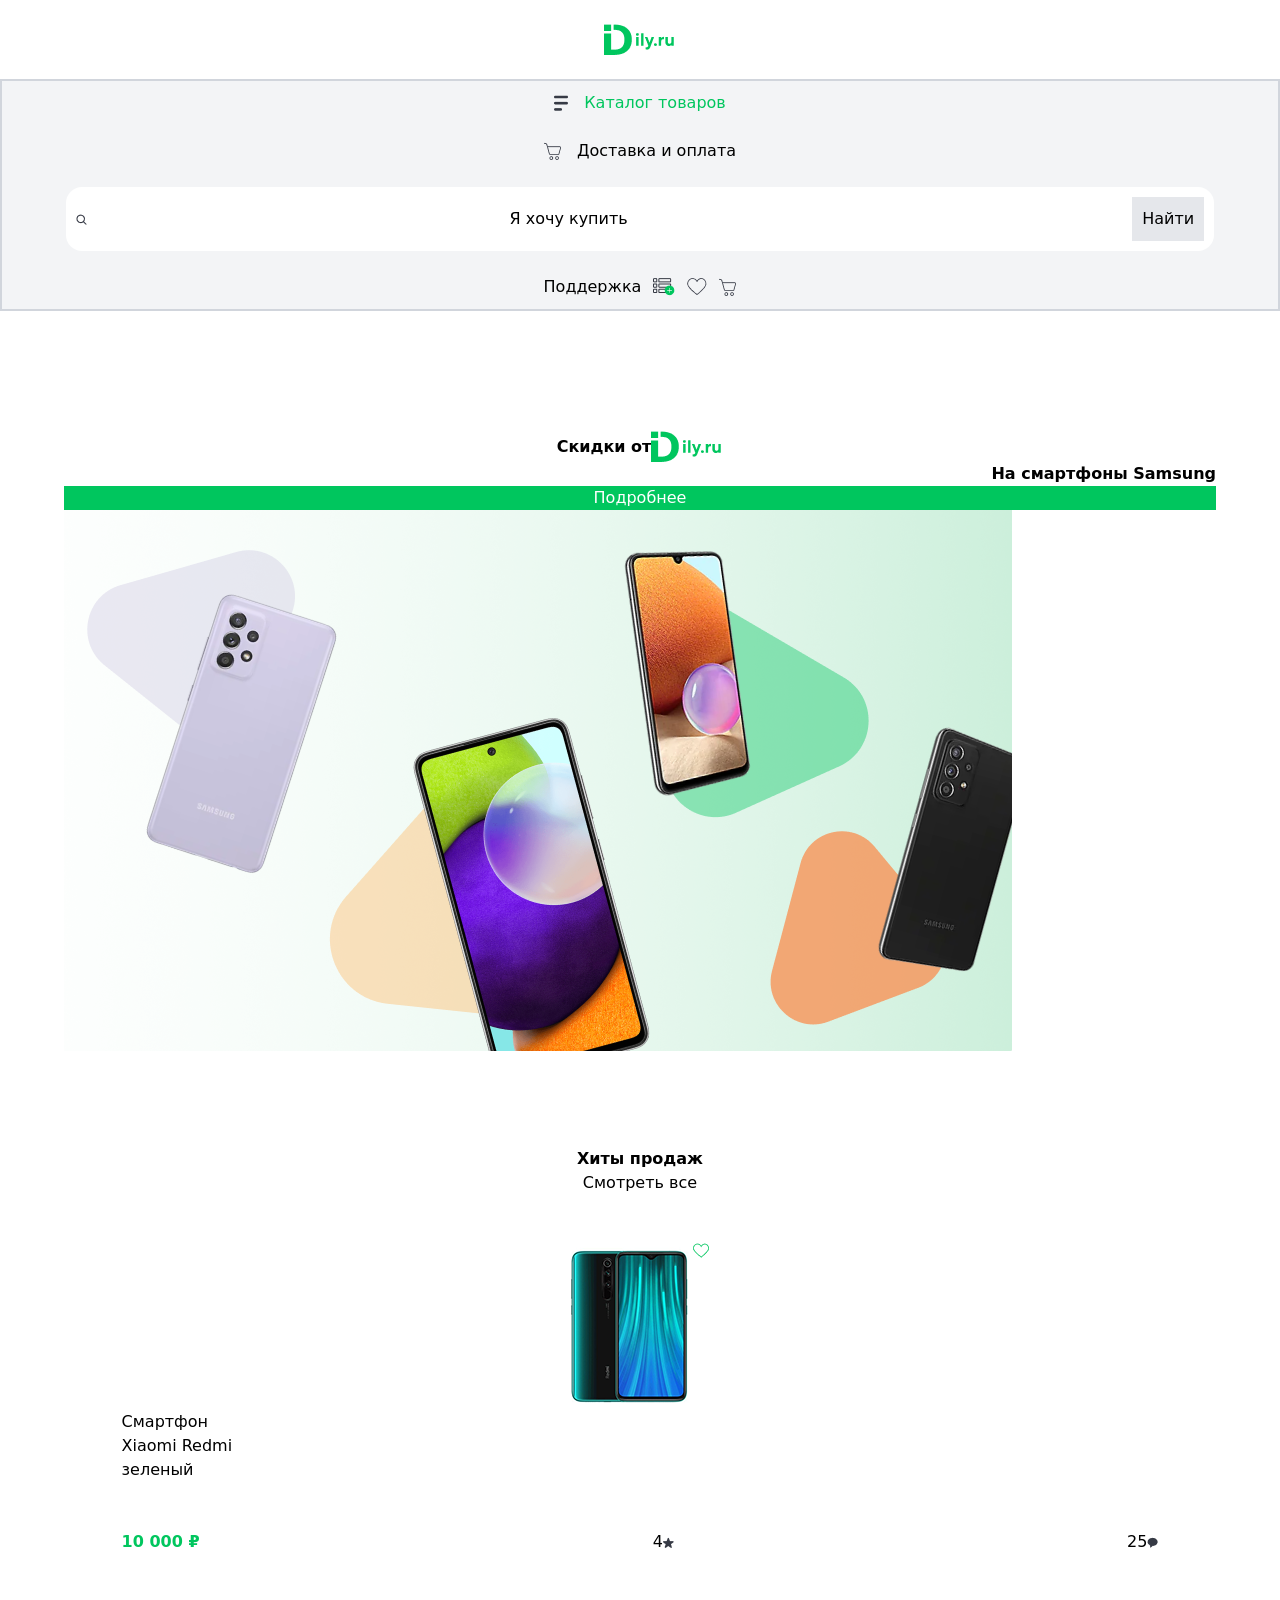
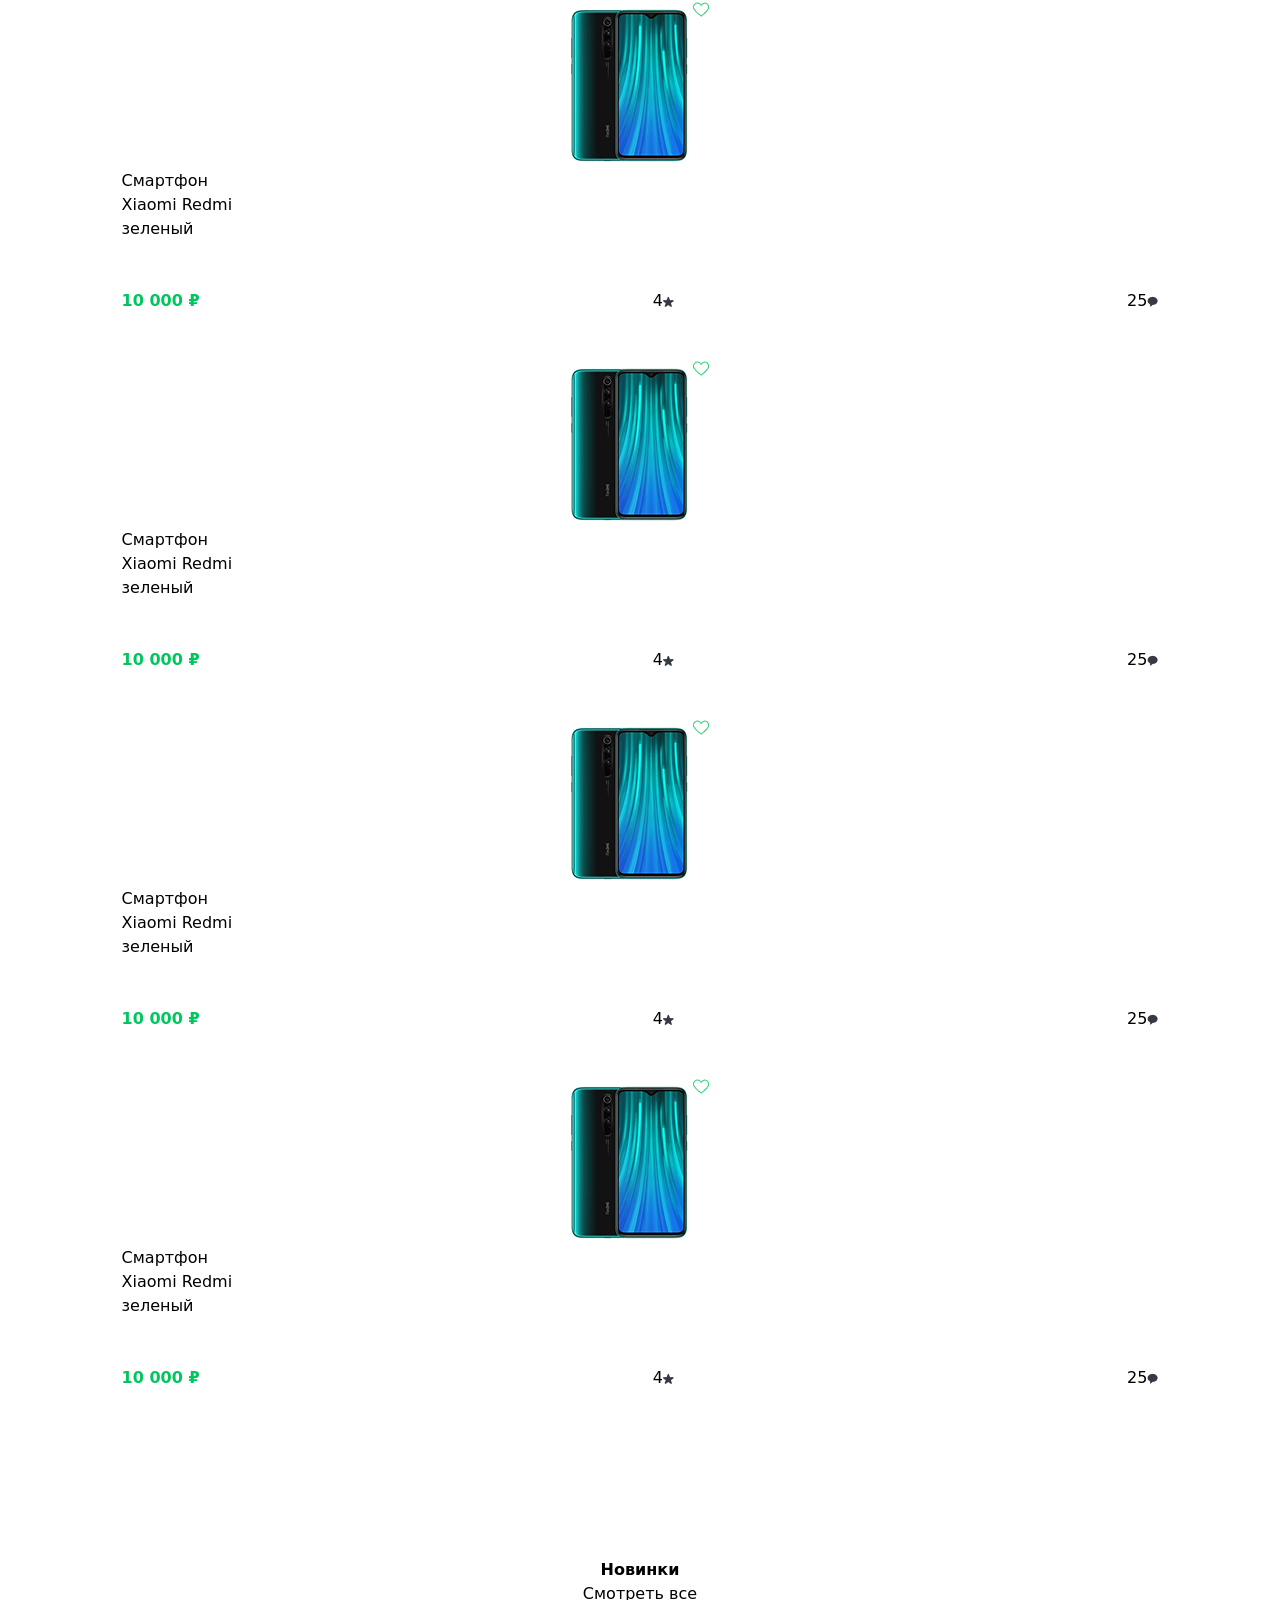
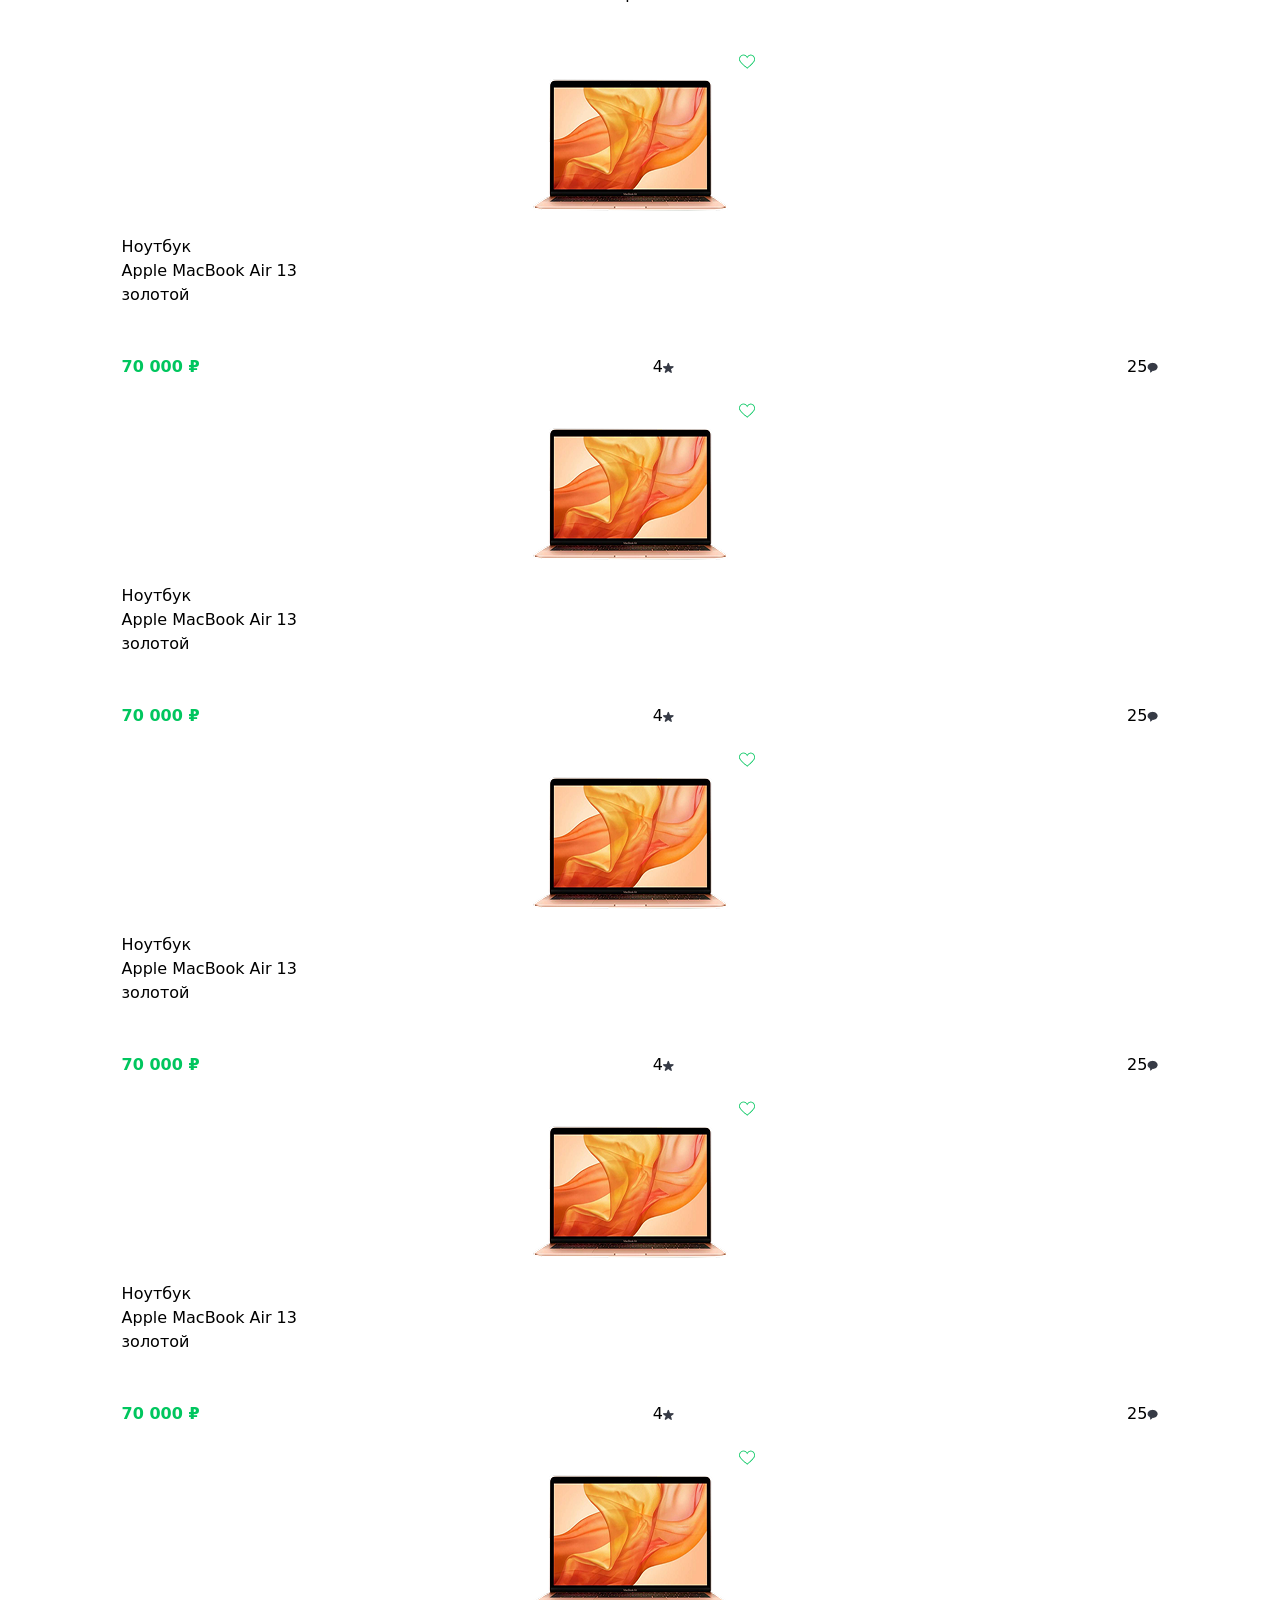
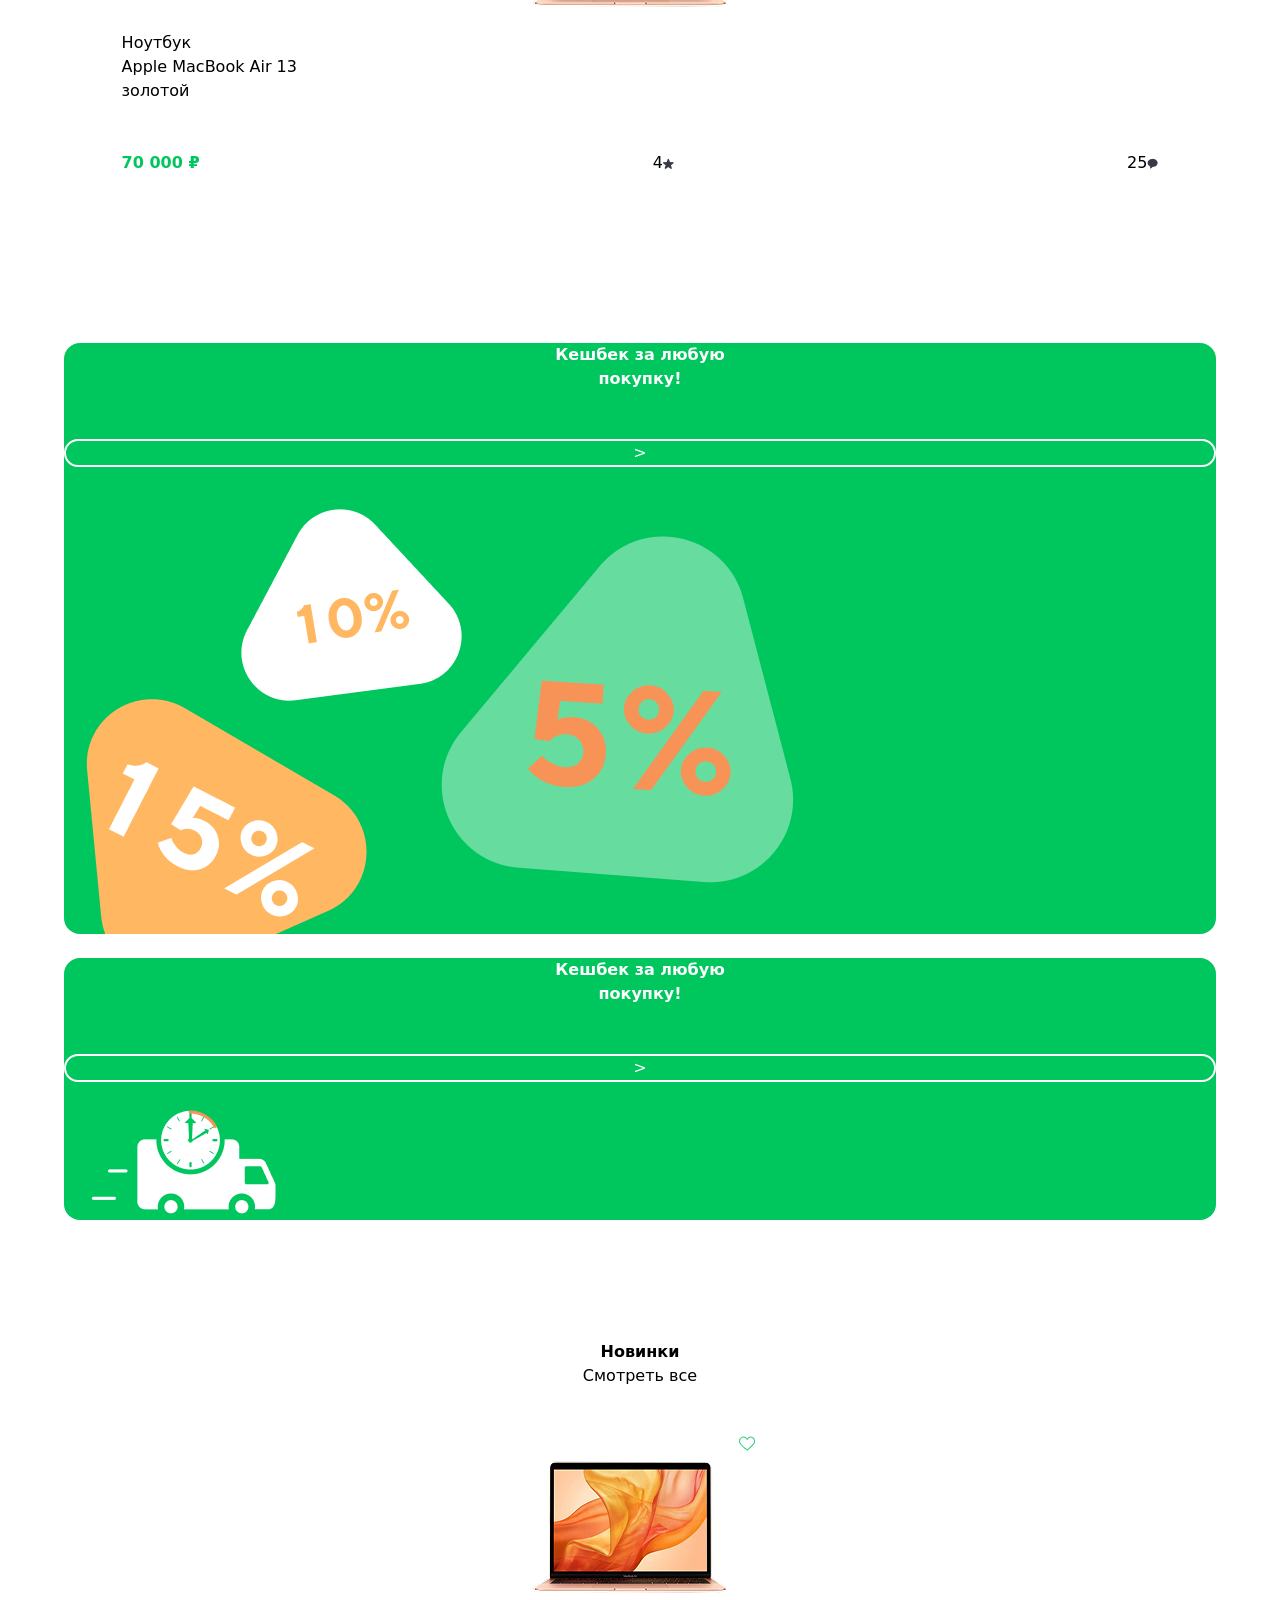
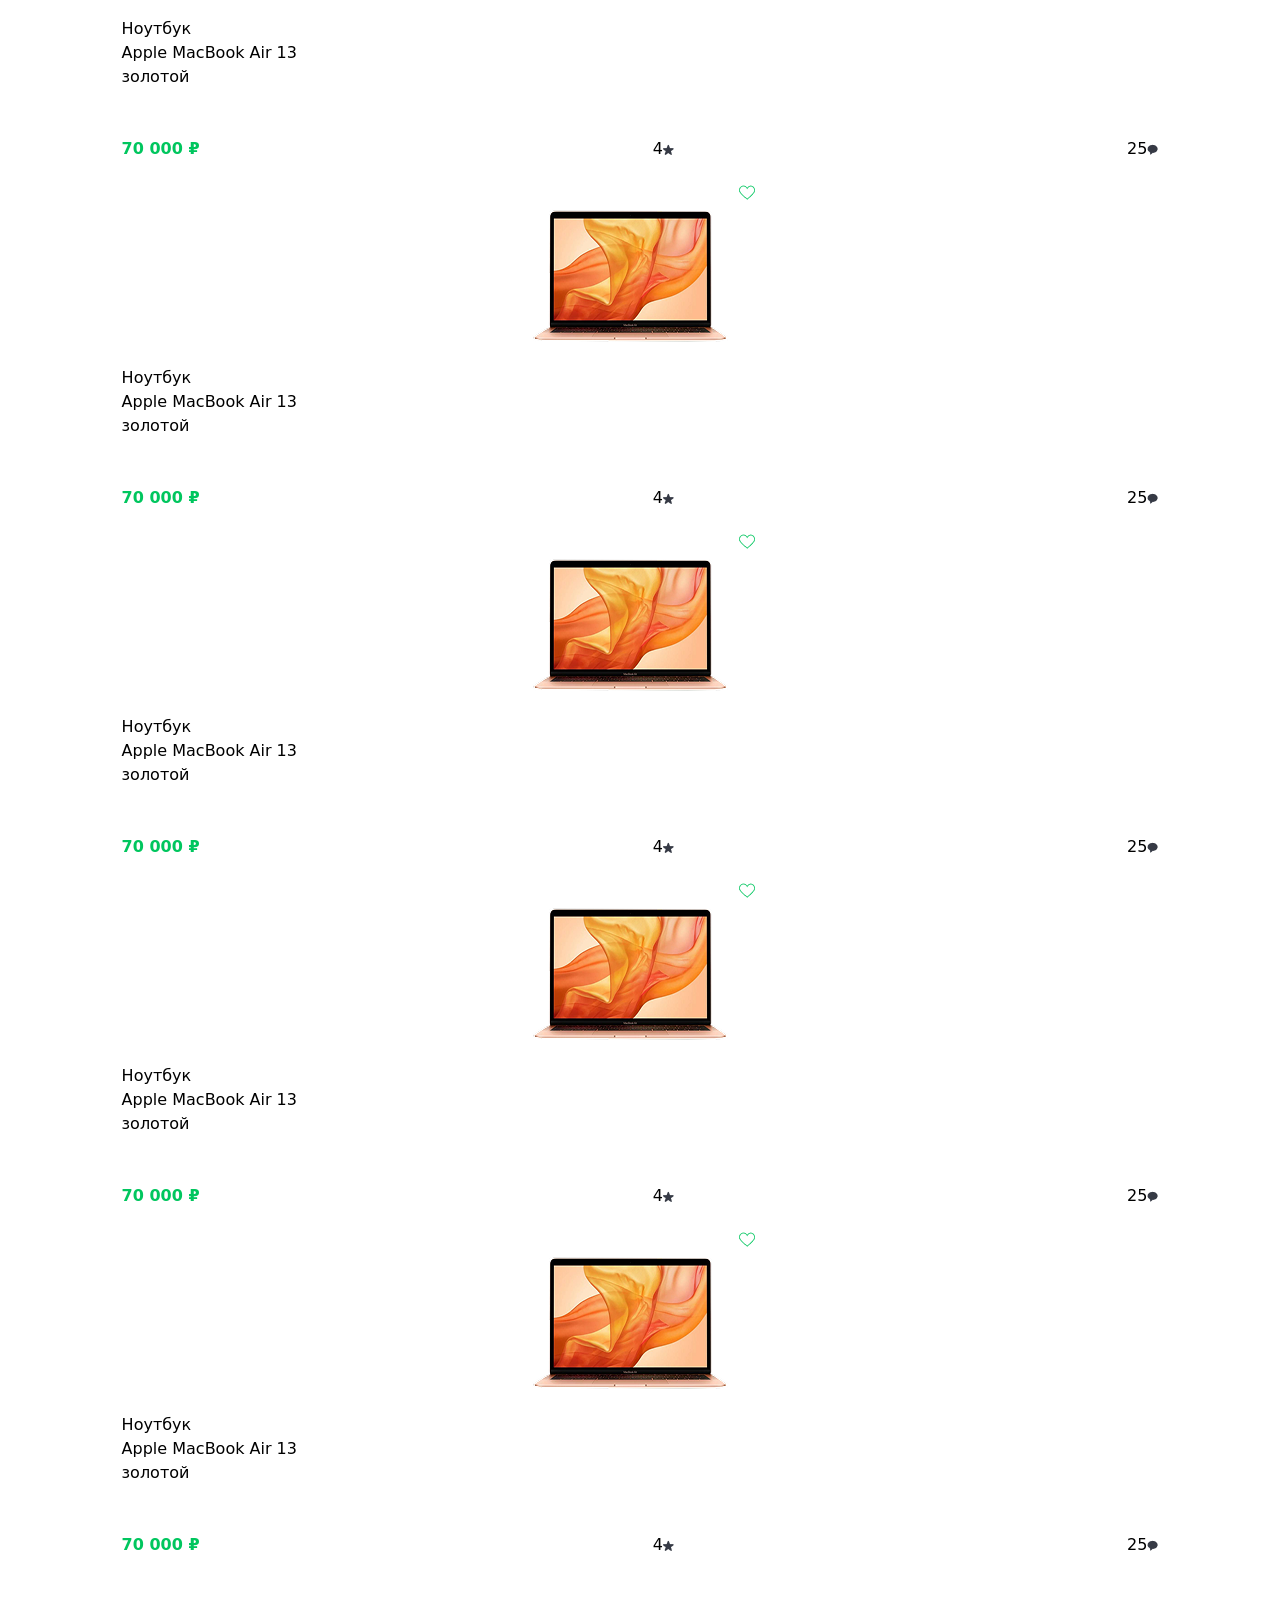
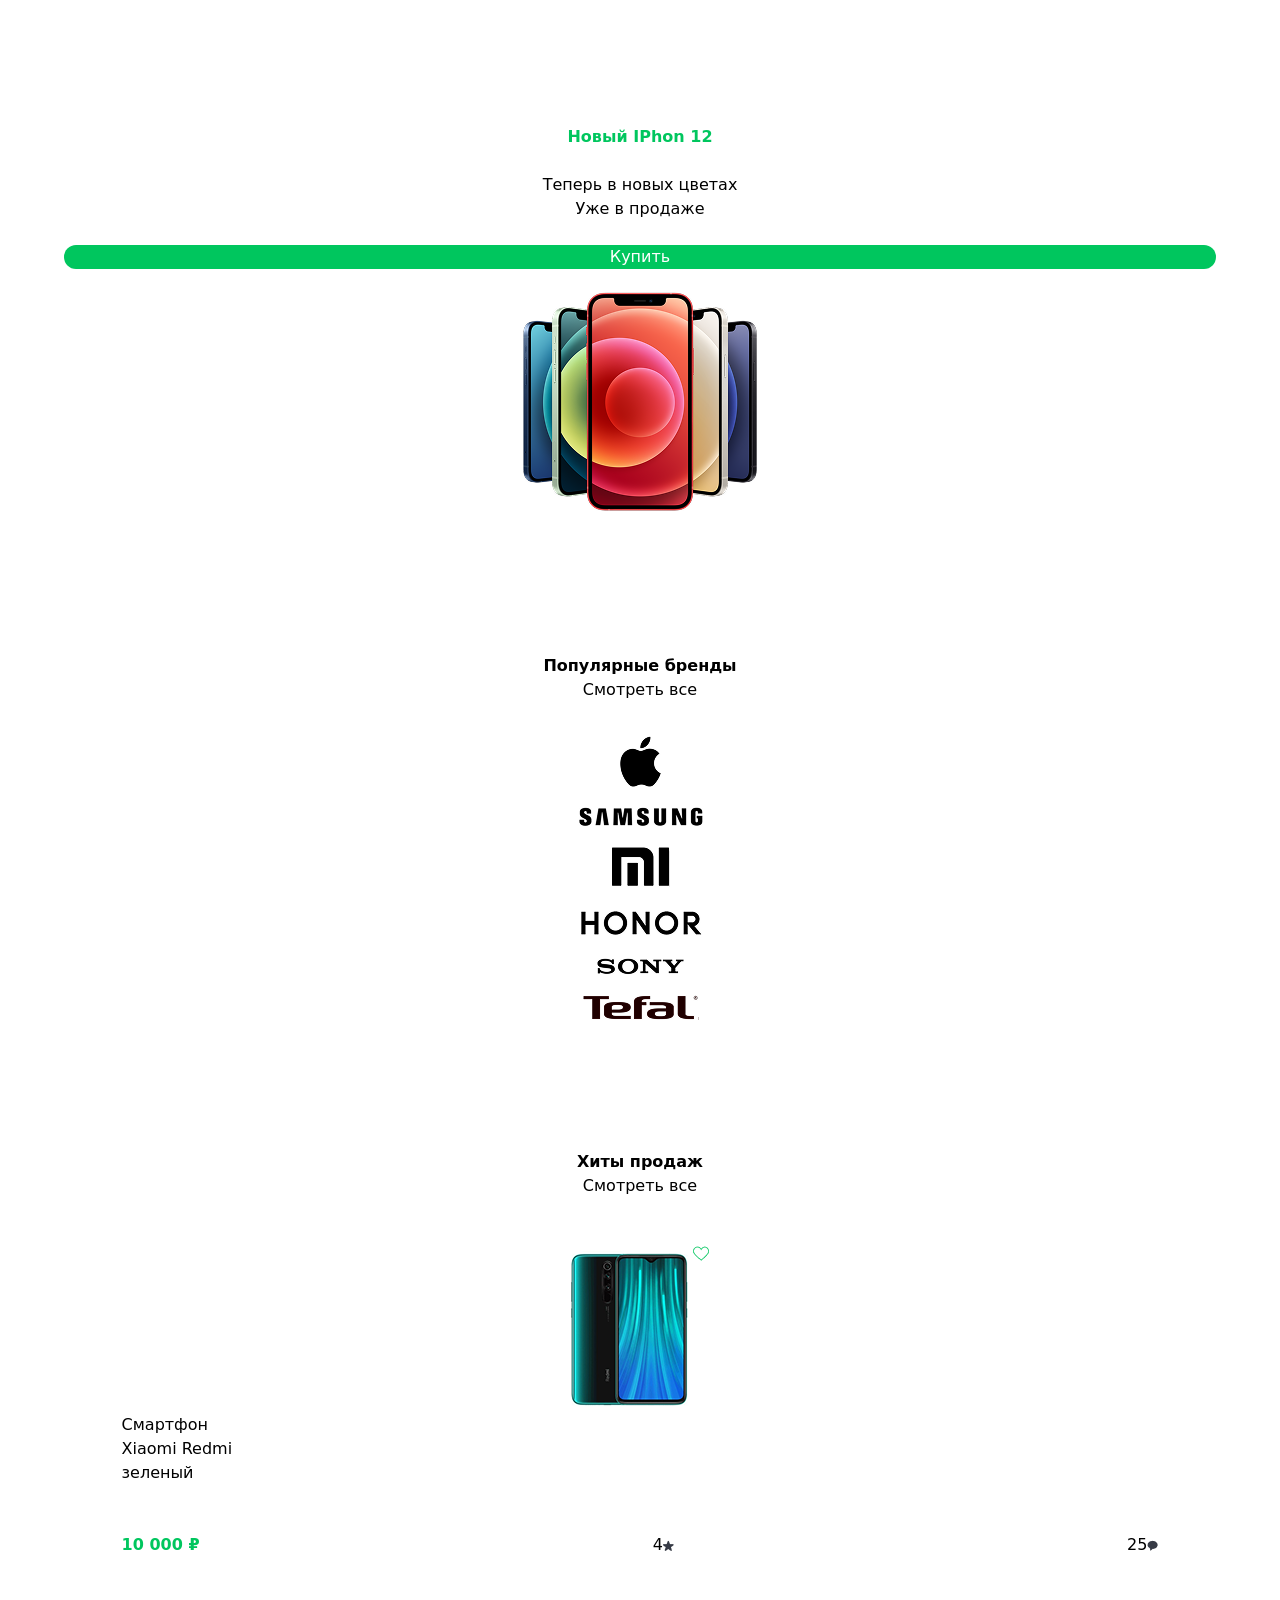
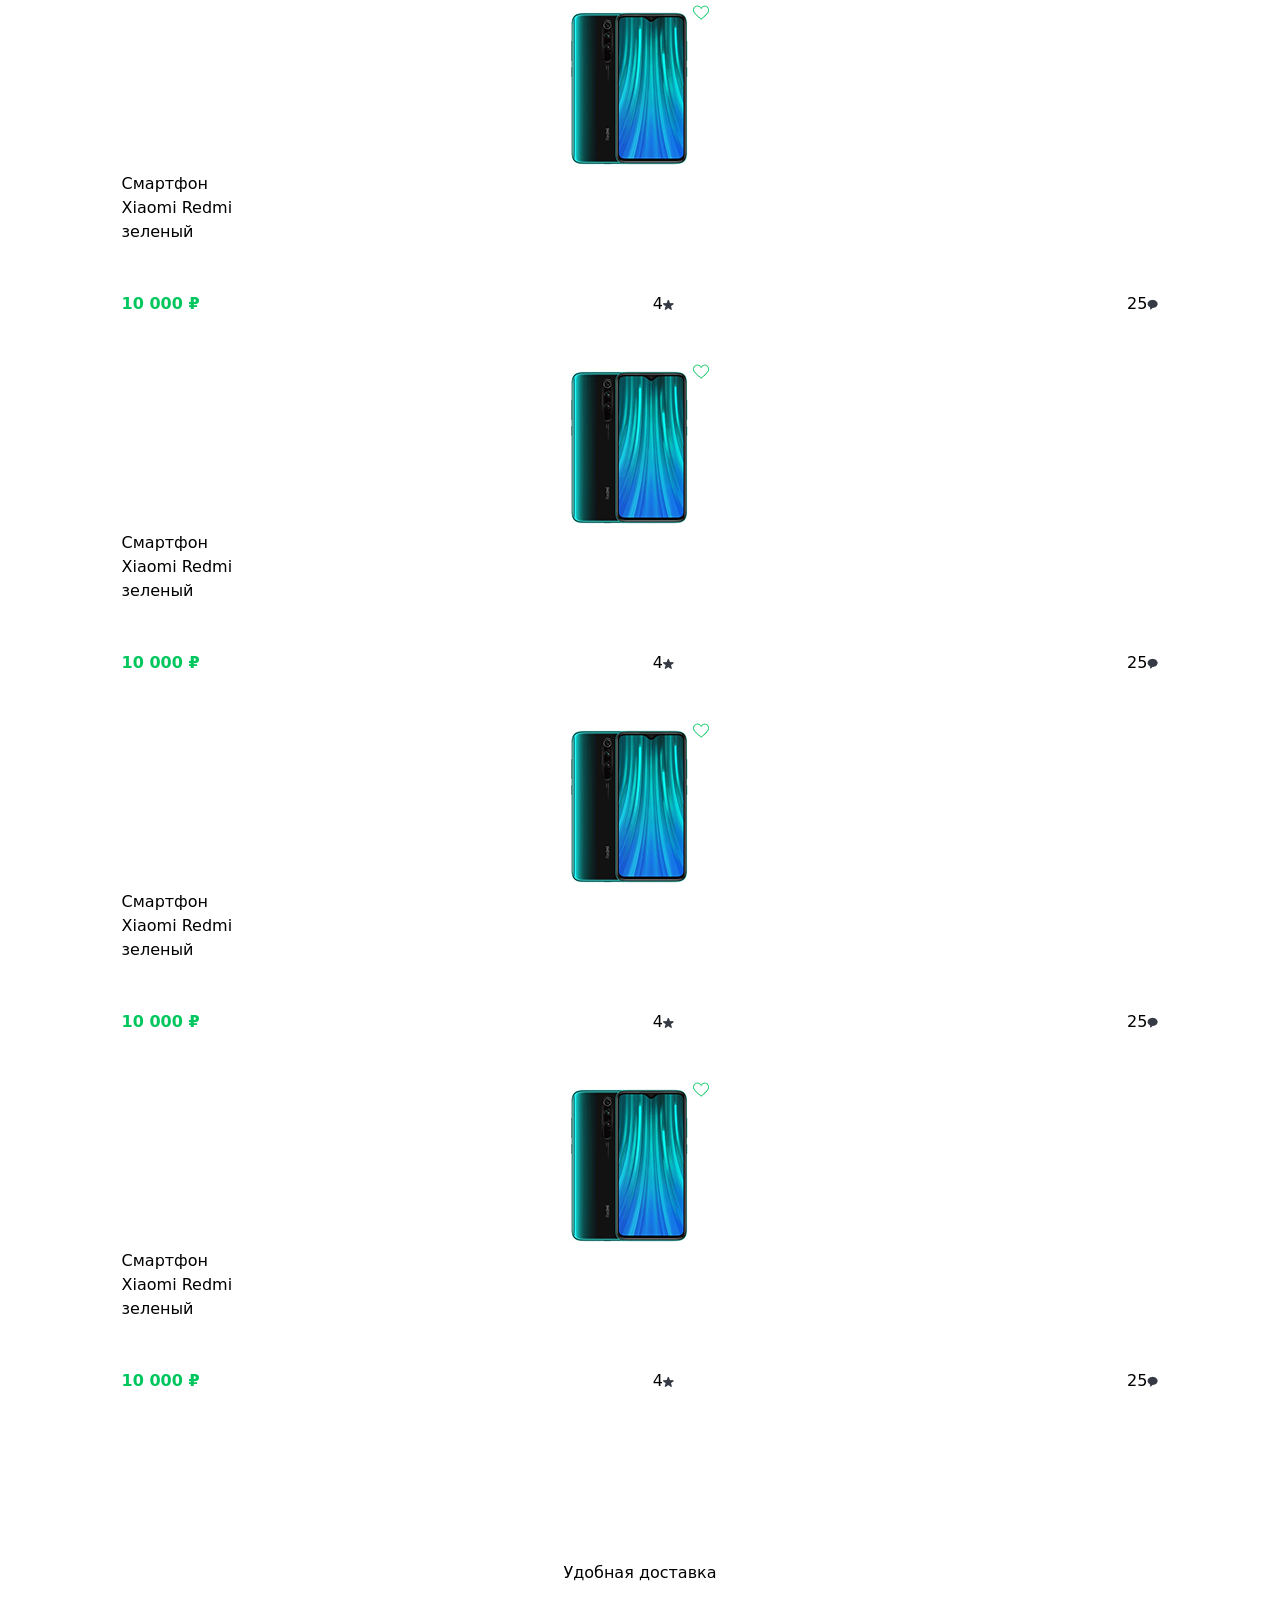
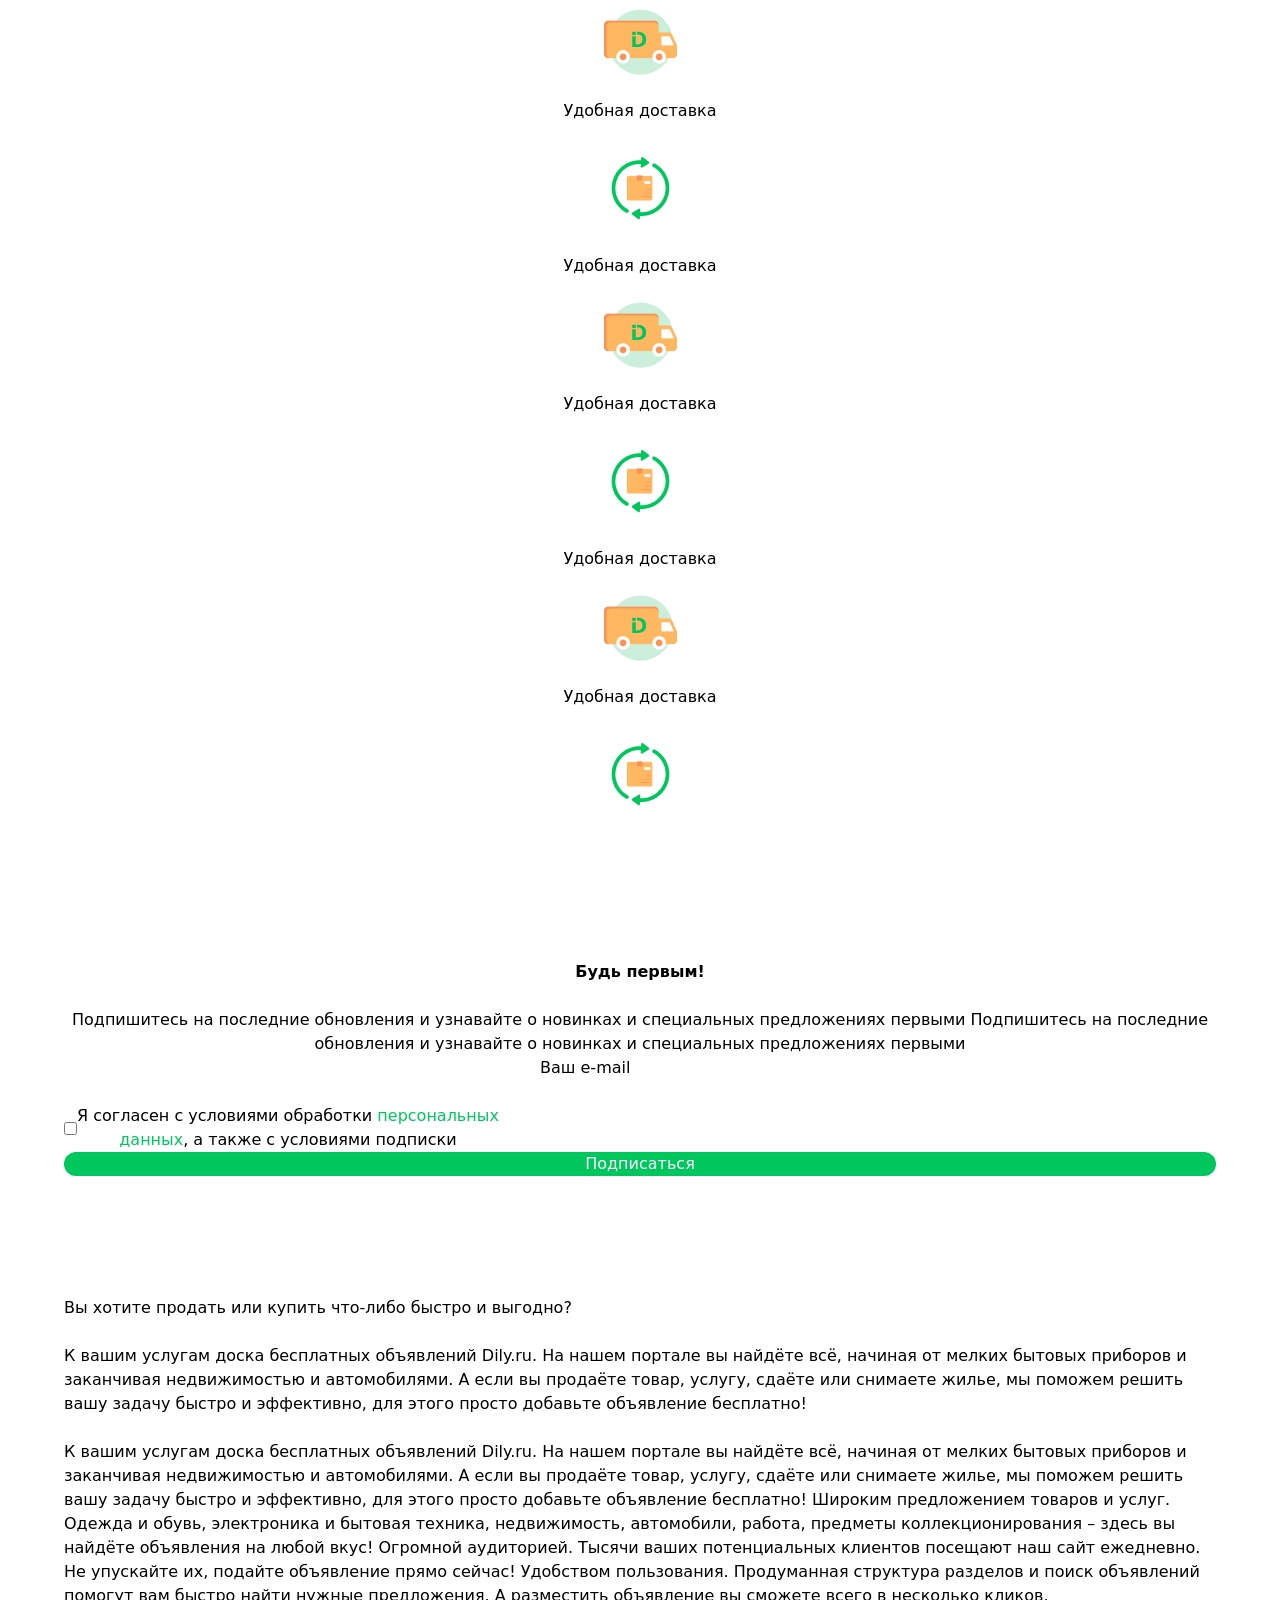
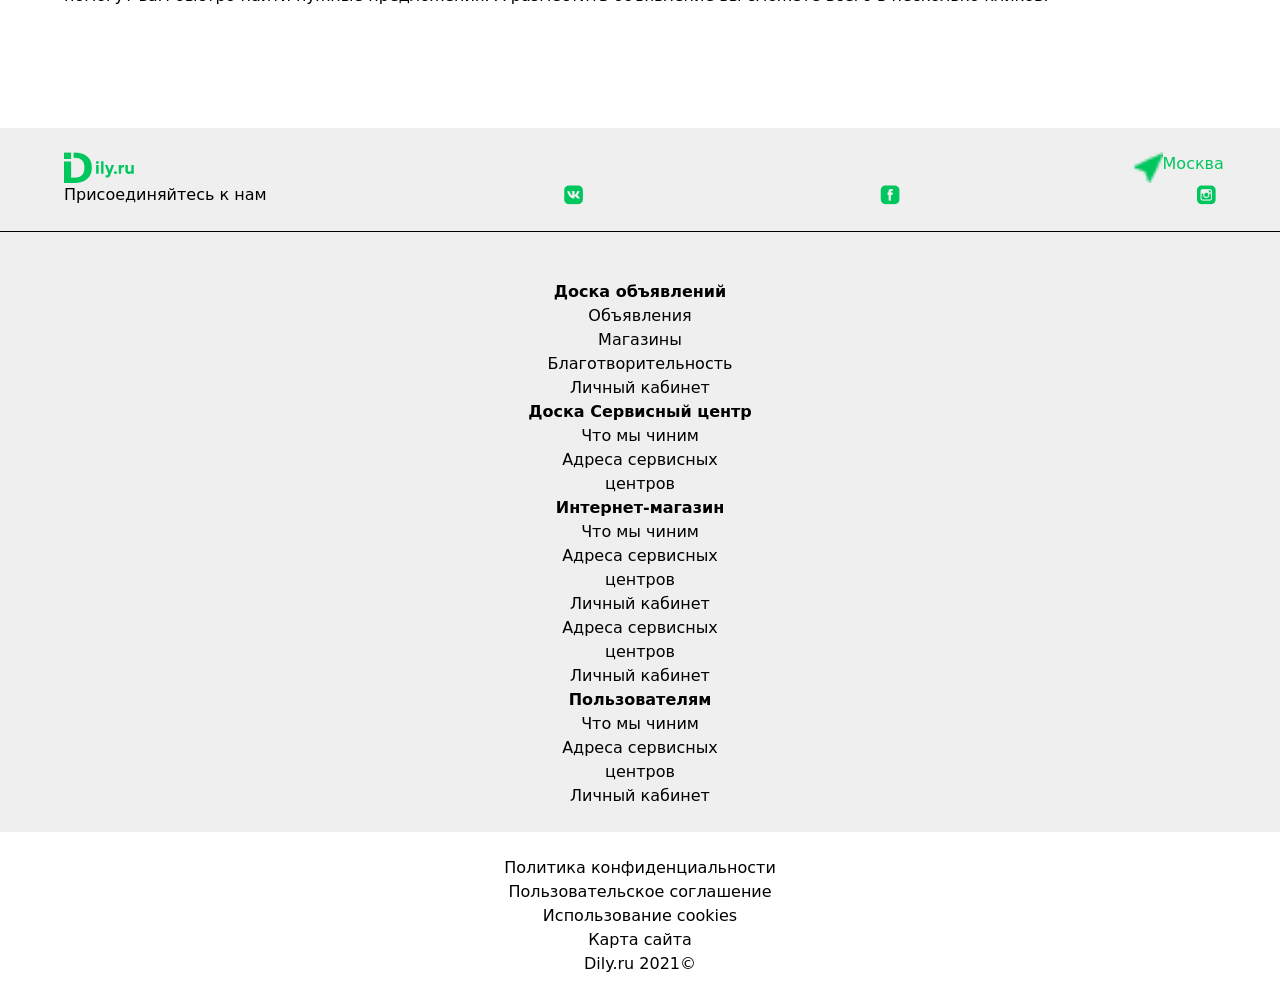
<file: index.html>
<!DOCTYPE html>
<html lang="en">

<head>
    <meta charset="UTF-8">
    <meta name="viewport" content="width=device-width, initial-scale=1.0">
    <title>Document</title>
    <link rel="stylesheet" href="./src/output.css">
</head>

<body>
    <p class="w-full h-[10px] bg-[#00C65E]"></p> <br>

    <div class="flex media:justify-between justify-center items-center w-[90%] m-auto ">
        <img src="./picture/Logo.png" class="media:hidden" alt="">
        <div class="media:block hidden">
            <div class="flex items-center gap-10">
                <img src="./picture/Logo.png" alt="">
                <p>Доска объявлений</p>
                <p>Сервисный центр</p>
                <p>Интернет-магазин Dily.ru</p>
                <p>Скупка</p>
            </div>
        </div>
        <div class="hidden media:block">
            <div class=" flex items-center gap-5">
                <div class="flex gap-3 items-center">
                    <img src="./picture/hvjbknm.png" alt="">
                    <p class="text-gray-400">Москва &nbsp; ></p>
                </div>
                <div class="flex gap-3 items-center">
                    <img src="./picture/yvbhjn.png" alt="">
                    <p class="text-gray-400">Вход/ регистрация</p>
                </div>
            </div>
        </div>
    </div> <br>
    <div class="media:block hidden">
        <div class=" bg-gray-100 border-2 border-solid border-gray-300 w-full">
            <div class="w-[90%] m-auto media:flex py-[10px] justify-between items-center">
                <div class="flex items-center  gap-4">
                    <img src="./picture/Union.png" alt="">
                    <p class="text-[#00C65E]">Каталог товаров</p>
                </div>
                <div class="flex items-center gap-4">
                    <img src="./picture/off.png" alt="">
                    <p class="">Доставка и оплата</p>
                </div>
                <div class="flex bg-white rounded-2xl items-center gap-3 p-[10px]">
                    <img src="./picture/Vector.png" alt="">
                    <input type="text" name="" placeholder="Я хочу купить" id="">
                    <p class="bg-gray-200 p-[10px]">Найти</p>
                </div>
                <div class="flex gap-3 items-center">
                    <p>Поддержка</p>
                    <img src="./picture/sdfg.png" alt="">
                    <img src="./picture/vghbnjmk.png" alt="">
                    <img src="./picture/off.png" alt="">
                </div>
            </div>
        </div>
    </div>
    <div class="media:hidden">

        <div class=" bg-gray-100 border-2 border-solid border-gray-300 w-full">
            <div class="w-[90%] m-auto media:flex py-[10px] justify-between items-center">
                <div class="flex items-center  justify-center gap-4">
                    <img src="./picture/Union.png" alt="">
                    <p class="text-[#00C65E]">Каталог товаров</p>
                </div> <br>
                <div class="flex justify-center items-center gap-4">
                    <img src="./picture/off.png" alt="">
                    <p class="">Доставка и оплата</p>
                </div><br>
                <div class="flex bg-white rounded-2xl justify-between items-center gap-3 p-[10px]">
                    <img src="./picture/Vector.png" alt="">
                    <input type="text" name="" placeholder="Я хочу купить" id="">
                    <p class="bg-gray-200 p-[10px]">Найти</p>
                </div> <br>
                <div class="flex gap-3 justify-center items-center">
                    <p>Поддержка</p>
                    <img src="./picture/sdfg.png" alt="">
                    <img src="./picture/vghbnjmk.png" alt="">
                    <img src="./picture/off.png" alt="">
                </div>
            </div>
        </div>

    </div> <br><br><br><br><br>


    <div class="media:flex justify-between w-[90%] m-auto items-center media:ml-[10%]">
        <div class="media:w-[45%]">
            <div class="flex items-center gap-2 justify-center">
                <p class="text-[#FFB762] text-[40px] font-black">Скидки от </p>
                <img src="./picture/Logo.png" alt="">
            </div>
            <div class="flex justify-between items-center">
                <p></p>
                <p class="text-[#FFB762] text-[40px] font-black">На смартфоны Samsung </p>
            </div>
            <p class="media:w-[50%] bg-[#00C65E] hover:bg-black text-white text-center py-[15px] ">Подробнее</p>
        </div>
        <img src="./picture/yuguhi.png" alt="">
    </div> <br>
    <div class="flex w-[30%] justify-center m-auto  items-center gap-3">
        <p class="w-3 h-3 bg-black rounded-2xl"></p>
        <p class="w-3 h-3 bg-gray-400 rounded-2xl"></p>
        <p class="w-3 h-3 bg-gray-400 rounded-2xl"></p>
    </div> <br> <br> <br>

    <div class="w-[90%] m-auto ">
        <div class="media:flex media:text-start text-center justify-between items-center">
            <p class="text-[40px] font-black">Хиты продаж</p>
            <p class="text-gray-400">Смотреть все</p>
        </div> <br> <br>
        <div class=" media:flex justify-between items-center">
            <div class="media:w-[18%] shadow-2xl rounded-2xl">
                <div class="flex justify-center items-start ">
                    <img src="./picture/image 23.png" alt="">
                    <img src="./picture/default.png" alt="">
                </div>
                <div class="w-[90%] m-auto ">
                    <p class="text-[15px] text-gray-400">Смартфон</p>
                    <p>Xiaomi Redmi <br>
                        зеленый </p> <br>
                    <div class="flex items-center gap-3">
                        <p class="w-4 h-4 rounded-3xl bg-[#C4C4C4] "></p>
                        <p class="w-4 h-4 rounded-3xl  bg-[#CCEFDB]"></p>
                        <p class="w-4 h-4 rounded-3xl bg-[#363A45]  "></p>
                        <p class="w-4 h-4 rounded-3xl  bg-[#363A45]"></p>
                    </div> <br>
                    <div class="flex justify-between items-center">
                        <p class="text-[#00C65E] font-black">10 000 ₽ </p>
                        <div class="flex items-center gap-2">
                            <p>4</p>
                            <img src="./picture/Group 259.png" alt="">
                        </div>
                        <div class="flex items-center gap-2">
                            <p>25</p>
                            <img src="./picture/vhbj.png" alt="">
                        </div>
                    </div>
                    <br>
                </div>
            </div> <br>
            <div class="media:w-[18%] shadow-2xl rounded-2xl">
                <div class="flex justify-center items-start ">
                    <img src="./picture/image 23.png" alt="">
                    <img src="./picture/default.png" alt="">
                </div>
                <div class="w-[90%] m-auto ">
                    <p class="text-[15px] text-gray-400">Смартфон</p>
                    <p>Xiaomi Redmi <br>
                        зеленый </p> <br>
                    <div class="flex items-center gap-3">
                        <p class="w-4 h-4 rounded-3xl bg-[#C4C4C4] "></p>
                        <p class="w-4 h-4 rounded-3xl  bg-[#CCEFDB]"></p>
                        <p class="w-4 h-4 rounded-3xl bg-[#363A45]  "></p>
                        <p class="w-4 h-4 rounded-3xl  bg-[#363A45]"></p>
                    </div> <br>
                    <div class="flex justify-between items-center">
                        <p class="text-[#00C65E] font-black">10 000 ₽ </p>
                        <div class="flex items-center gap-2">
                            <p>4</p>
                            <img src="./picture/Group 259.png" alt="">
                        </div>
                        <div class="flex items-center gap-2">
                            <p>25</p>
                            <img src="./picture/vhbj.png" alt="">
                        </div>
                    </div>
                    <br>
                </div>
            </div> <br>
            <div class="media:w-[18%] shadow-2xl rounded-2xl">
                <div class="flex justify-center items-start ">
                    <img src="./picture/image 23.png" alt="">
                    <img src="./picture/default.png" alt="">
                </div>
                <div class="w-[90%] m-auto ">
                    <p class="text-[15px] text-gray-400">Смартфон</p>
                    <p>Xiaomi Redmi <br>
                        зеленый </p> <br>
                    <div class="flex items-center gap-3">
                        <p class="w-4 h-4 rounded-3xl bg-[#C4C4C4] "></p>
                        <p class="w-4 h-4 rounded-3xl  bg-[#CCEFDB]"></p>
                        <p class="w-4 h-4 rounded-3xl bg-[#363A45]  "></p>
                        <p class="w-4 h-4 rounded-3xl  bg-[#363A45]"></p>
                    </div> <br>
                    <div class="flex justify-between items-center">
                        <p class="text-[#00C65E] font-black">10 000 ₽ </p>
                        <div class="flex items-center gap-2">
                            <p>4</p>
                            <img src="./picture/Group 259.png" alt="">
                        </div>
                        <div class="flex items-center gap-2">
                            <p>25</p>
                            <img src="./picture/vhbj.png" alt="">
                        </div>
                    </div>
                    <br>
                </div>
            </div> <br>
            <div class="media:w-[18%] shadow-2xl rounded-2xl">
                <div class="flex justify-center items-start ">
                    <img src="./picture/image 23.png" alt="">
                    <img src="./picture/default.png" alt="">
                </div>
                <div class="w-[90%] m-auto ">
                    <p class="text-[15px] text-gray-400">Смартфон</p>
                    <p>Xiaomi Redmi <br>
                        зеленый </p> <br>
                    <div class="flex items-center gap-3">
                        <p class="w-4 h-4 rounded-3xl bg-[#C4C4C4] "></p>
                        <p class="w-4 h-4 rounded-3xl  bg-[#CCEFDB]"></p>
                        <p class="w-4 h-4 rounded-3xl bg-[#363A45]  "></p>
                        <p class="w-4 h-4 rounded-3xl  bg-[#363A45]"></p>
                    </div> <br>
                    <div class="flex justify-between items-center">
                        <p class="text-[#00C65E] font-black">10 000 ₽ </p>
                        <div class="flex items-center gap-2">
                            <p>4</p>
                            <img src="./picture/Group 259.png" alt="">
                        </div>
                        <div class="flex items-center gap-2">
                            <p>25</p>
                            <img src="./picture/vhbj.png" alt="">
                        </div>
                    </div>
                    <br>
                </div>
            </div> <br>
            <div class="media:w-[18%] shadow-2xl rounded-2xl">
                <div class="flex justify-center items-start ">
                    <img src="./picture/image 23.png" alt="">
                    <img src="./picture/default.png" alt="">
                </div>
                <div class="w-[90%] m-auto ">
                    <p class="text-[15px] text-gray-400">Смартфон</p>
                    <p>Xiaomi Redmi <br>
                        зеленый </p> <br>
                    <div class="flex items-center gap-3">
                        <p class="w-4 h-4 rounded-3xl bg-[#C4C4C4] "></p>
                        <p class="w-4 h-4 rounded-3xl  bg-[#CCEFDB]"></p>
                        <p class="w-4 h-4 rounded-3xl bg-[#363A45]  "></p>
                        <p class="w-4 h-4 rounded-3xl  bg-[#363A45]"></p>
                    </div> <br>
                    <div class="flex justify-between items-center">
                        <p class="text-[#00C65E] font-black">10 000 ₽ </p>
                        <div class="flex items-center gap-2">
                            <p>4</p>
                            <img src="./picture/Group 259.png" alt="">
                        </div>
                        <div class="flex items-center gap-2">
                            <p>25</p>
                            <img src="./picture/vhbj.png" alt="">
                        </div>
                    </div>
                    <br>
                </div>
            </div>
        </div> <br>
    </div> <br><br><br><br><br>



    <div class="w-[90%] m-auto ">
        <div class="media:flex media:text-start text-center justify-between items-center">
            <p class="text-[40px] font-black">Новинки</p>
            <p class="text-gray-400">Смотреть все</p>
        </div> <br> <br>
        <div class=" media:flex justify-between items-center">
            <div class="media:w-[18%] shadow-2xl rounded-2xl">
                <div class="flex justify-center items-start ">
                    <img src="./picture/Frame 78.png" alt="">
                    <img src="./picture/default.png" alt="">
                </div>
                <div class="w-[90%] m-auto ">
                    <p class="text-[15px] text-gray-400">Ноутбук</p>
                    <p>Apple MacBook Air 13 <br>
                        золотой</p> <br>
                    <div class="flex items-center gap-3">
                        <p class="w-4 h-4 rounded-3xl bg-[#C4C4C4] "></p>
                        <p class="w-4 h-4 rounded-3xl  bg-[#CCEFDB]"></p>
                        <p class="w-4 h-4 rounded-3xl bg-[#363A45]  "></p>
                        <p class="w-4 h-4 rounded-3xl  bg-[#363A45]"></p>
                    </div> <br>
                    <div class="flex justify-between items-center">
                        <p class="text-[#00C65E] font-black">70 000 ₽ </p>
                        <div class="flex items-center gap-2">
                            <p>4</p>
                            <img src="./picture/Group 259.png" alt="">
                        </div>
                        <div class="flex items-center gap-2">
                            <p>25</p>
                            <img src="./picture/vhbj.png" alt="">
                        </div>
                    </div>
                    <br>
                </div>
            </div>
            <div class="media:w-[18%] shadow-2xl rounded-2xl">
                <div class="flex justify-center items-start ">
                    <img src="./picture/Frame 78.png" alt="">
                    <img src="./picture/default.png" alt="">
                </div>
                <div class="w-[90%] m-auto ">
                    <p class="text-[15px] text-gray-400">Ноутбук</p>
                    <p>Apple MacBook Air 13 <br>
                        золотой</p> <br>
                    <div class="flex items-center gap-3">
                        <p class="w-4 h-4 rounded-3xl bg-[#C4C4C4] "></p>
                        <p class="w-4 h-4 rounded-3xl  bg-[#CCEFDB]"></p>
                        <p class="w-4 h-4 rounded-3xl bg-[#363A45]  "></p>
                        <p class="w-4 h-4 rounded-3xl  bg-[#363A45]"></p>
                    </div> <br>
                    <div class="flex justify-between items-center">
                        <p class="text-[#00C65E] font-black">70 000 ₽ </p>
                        <div class="flex items-center gap-2">
                            <p>4</p>
                            <img src="./picture/Group 259.png" alt="">
                        </div>
                        <div class="flex items-center gap-2">
                            <p>25</p>
                            <img src="./picture/vhbj.png" alt="">
                        </div>
                    </div>
                    <br>
                </div>
            </div>
            <div class="media:w-[18%] shadow-2xl rounded-2xl">
                <div class="flex justify-center items-start ">
                    <img src="./picture/Frame 78.png" alt="">
                    <img src="./picture/default.png" alt="">
                </div>
                <div class="w-[90%] m-auto ">
                    <p class="text-[15px] text-gray-400">Ноутбук</p>
                    <p>Apple MacBook Air 13 <br>
                        золотой</p> <br>
                    <div class="flex items-center gap-3">
                        <p class="w-4 h-4 rounded-3xl bg-[#C4C4C4] "></p>
                        <p class="w-4 h-4 rounded-3xl  bg-[#CCEFDB]"></p>
                        <p class="w-4 h-4 rounded-3xl bg-[#363A45]  "></p>
                        <p class="w-4 h-4 rounded-3xl  bg-[#363A45]"></p>
                    </div> <br>
                    <div class="flex justify-between items-center">
                        <p class="text-[#00C65E] font-black">70 000 ₽ </p>
                        <div class="flex items-center gap-2">
                            <p>4</p>
                            <img src="./picture/Group 259.png" alt="">
                        </div>
                        <div class="flex items-center gap-2">
                            <p>25</p>
                            <img src="./picture/vhbj.png" alt="">
                        </div>
                    </div>
                    <br>
                </div>
            </div>
            <div class="media:w-[18%] shadow-2xl rounded-2xl">
                <div class="flex justify-center items-start ">
                    <img src="./picture/Frame 78.png" alt="">
                    <img src="./picture/default.png" alt="">
                </div>
                <div class="w-[90%] m-auto ">
                    <p class="text-[15px] text-gray-400">Ноутбук</p>
                    <p>Apple MacBook Air 13 <br>
                        золотой</p> <br>
                    <div class="flex items-center gap-3">
                        <p class="w-4 h-4 rounded-3xl bg-[#C4C4C4] "></p>
                        <p class="w-4 h-4 rounded-3xl  bg-[#CCEFDB]"></p>
                        <p class="w-4 h-4 rounded-3xl bg-[#363A45]  "></p>
                        <p class="w-4 h-4 rounded-3xl  bg-[#363A45]"></p>
                    </div> <br>
                    <div class="flex justify-between items-center">
                        <p class="text-[#00C65E] font-black">70 000 ₽ </p>
                        <div class="flex items-center gap-2">
                            <p>4</p>
                            <img src="./picture/Group 259.png" alt="">
                        </div>
                        <div class="flex items-center gap-2">
                            <p>25</p>
                            <img src="./picture/vhbj.png" alt="">
                        </div>
                    </div>
                    <br>
                </div>
            </div>
            <div class="media:w-[18%] shadow-2xl rounded-2xl">
                <div class="flex justify-center items-start ">
                    <img src="./picture/Frame 78.png" alt="">
                    <img src="./picture/default.png" alt="">
                </div>
                <div class="w-[90%] m-auto ">
                    <p class="text-[15px] text-gray-400">Ноутбук</p>
                    <p>Apple MacBook Air 13 <br>
                        золотой</p> <br>
                    <div class="flex items-center gap-3">
                        <p class="w-4 h-4 rounded-3xl bg-[#C4C4C4] "></p>
                        <p class="w-4 h-4 rounded-3xl  bg-[#CCEFDB]"></p>
                        <p class="w-4 h-4 rounded-3xl bg-[#363A45]  "></p>
                        <p class="w-4 h-4 rounded-3xl  bg-[#363A45]"></p>
                    </div> <br>
                    <div class="flex justify-between items-center">
                        <p class="text-[#00C65E] font-black">70 000 ₽ </p>
                        <div class="flex items-center gap-2">
                            <p>4</p>
                            <img src="./picture/Group 259.png" alt="">
                        </div>
                        <div class="flex items-center gap-2">
                            <p>25</p>
                            <img src="./picture/vhbj.png" alt="">
                        </div>
                    </div>
                    <br>
                </div>
            </div>
        </div> <br>
    </div> <br><br><br><br><br>



    <div class="media:flex w-[90%] m-auto  justify-between items-center">
        <div class="media:w-[45%] media:flex justify-between items-center pl-3 rounded-2xl bg-[#00C65E]">
            <div class="">
                <p class="text-center media:text-start text-white text-[30px] font-black">Кешбек за любую <br>
                    покупку!</p> <br> <br>
                <p class="w-10 h-10 flex justify-center items-center text-white border-solid rounded-3xl border-2">></p>
                <br>
            </div>
            <img src="./picture/Снимок экрана_2025-09-25_14-46-29.png" class="media:w-[60%] rounded-3xl" alt="">
        </div> <br>
        <div class="media:w-[45%] media:flex justify-between items-center pl-3 rounded-2xl bg-[#00C65E]">
            <div class="">
                <p class="text-center media:text-start text-white text-[30px] font-black">Кешбек за любую <br>
                    покупку!</p> <br> <br>
                <p class="w-10 h-10 flex justify-center items-center text-white border-solid rounded-3xl border-2">></p>
                <br>
            </div>
            <img src="./picture/Group 391.png" class="media:w-[60%] p-[20px] rounded-3xl" alt="">
        </div>
    </div> <br><br><br><br><br>




    <div class="w-[90%] m-auto ">
        <div class="media:flex media:text-start text-center justify-between items-center">
            <p class="text-[40px] font-black">Новинки</p>
            <p class="text-gray-400">Смотреть все</p>
        </div> <br> <br>
        <div class=" media:flex justify-between items-center">
            <div class="media:w-[18%] shadow-2xl rounded-2xl">
                <div class="flex justify-center items-start ">
                    <img src="./picture/Frame 78.png" alt="">
                    <img src="./picture/default.png" alt="">
                </div>
                <div class="w-[90%] m-auto ">
                    <p class="text-[15px] text-gray-400">Ноутбук</p>
                    <p>Apple MacBook Air 13 <br>
                        золотой</p> <br>
                    <div class="flex items-center gap-3">
                        <p class="w-4 h-4 rounded-3xl bg-[#C4C4C4] "></p>
                        <p class="w-4 h-4 rounded-3xl  bg-[#CCEFDB]"></p>
                        <p class="w-4 h-4 rounded-3xl bg-[#363A45]  "></p>
                        <p class="w-4 h-4 rounded-3xl  bg-[#363A45]"></p>
                    </div> <br>
                    <div class="flex justify-between items-center">
                        <p class="text-[#00C65E] font-black">70 000 ₽ </p>
                        <div class="flex items-center gap-2">
                            <p>4</p>
                            <img src="./picture/Group 259.png" alt="">
                        </div>
                        <div class="flex items-center gap-2">
                            <p>25</p>
                            <img src="./picture/vhbj.png" alt="">
                        </div>
                    </div>
                    <br>
                </div>
            </div>
            <div class="media:w-[18%] shadow-2xl rounded-2xl">
                <div class="flex justify-center items-start ">
                    <img src="./picture/Frame 78.png" alt="">
                    <img src="./picture/default.png" alt="">
                </div>
                <div class="w-[90%] m-auto ">
                    <p class="text-[15px] text-gray-400">Ноутбук</p>
                    <p>Apple MacBook Air 13 <br>
                        золотой</p> <br>
                    <div class="flex items-center gap-3">
                        <p class="w-4 h-4 rounded-3xl bg-[#C4C4C4] "></p>
                        <p class="w-4 h-4 rounded-3xl  bg-[#CCEFDB]"></p>
                        <p class="w-4 h-4 rounded-3xl bg-[#363A45]  "></p>
                        <p class="w-4 h-4 rounded-3xl  bg-[#363A45]"></p>
                    </div> <br>
                    <div class="flex justify-between items-center">
                        <p class="text-[#00C65E] font-black">70 000 ₽ </p>
                        <div class="flex items-center gap-2">
                            <p>4</p>
                            <img src="./picture/Group 259.png" alt="">
                        </div>
                        <div class="flex items-center gap-2">
                            <p>25</p>
                            <img src="./picture/vhbj.png" alt="">
                        </div>
                    </div>
                    <br>
                </div>
            </div>
            <div class="media:w-[18%] shadow-2xl rounded-2xl">
                <div class="flex justify-center items-start ">
                    <img src="./picture/Frame 78.png" alt="">
                    <img src="./picture/default.png" alt="">
                </div>
                <div class="w-[90%] m-auto ">
                    <p class="text-[15px] text-gray-400">Ноутбук</p>
                    <p>Apple MacBook Air 13 <br>
                        золотой</p> <br>
                    <div class="flex items-center gap-3">
                        <p class="w-4 h-4 rounded-3xl bg-[#C4C4C4] "></p>
                        <p class="w-4 h-4 rounded-3xl  bg-[#CCEFDB]"></p>
                        <p class="w-4 h-4 rounded-3xl bg-[#363A45]  "></p>
                        <p class="w-4 h-4 rounded-3xl  bg-[#363A45]"></p>
                    </div> <br>
                    <div class="flex justify-between items-center">
                        <p class="text-[#00C65E] font-black">70 000 ₽ </p>
                        <div class="flex items-center gap-2">
                            <p>4</p>
                            <img src="./picture/Group 259.png" alt="">
                        </div>
                        <div class="flex items-center gap-2">
                            <p>25</p>
                            <img src="./picture/vhbj.png" alt="">
                        </div>
                    </div>
                    <br>
                </div>
            </div>
            <div class="media:w-[18%] shadow-2xl rounded-2xl">
                <div class="flex justify-center items-start ">
                    <img src="./picture/Frame 78.png" alt="">
                    <img src="./picture/default.png" alt="">
                </div>
                <div class="w-[90%] m-auto ">
                    <p class="text-[15px] text-gray-400">Ноутбук</p>
                    <p>Apple MacBook Air 13 <br>
                        золотой</p> <br>
                    <div class="flex items-center gap-3">
                        <p class="w-4 h-4 rounded-3xl bg-[#C4C4C4] "></p>
                        <p class="w-4 h-4 rounded-3xl  bg-[#CCEFDB]"></p>
                        <p class="w-4 h-4 rounded-3xl bg-[#363A45]  "></p>
                        <p class="w-4 h-4 rounded-3xl  bg-[#363A45]"></p>
                    </div> <br>
                    <div class="flex justify-between items-center">
                        <p class="text-[#00C65E] font-black">70 000 ₽ </p>
                        <div class="flex items-center gap-2">
                            <p>4</p>
                            <img src="./picture/Group 259.png" alt="">
                        </div>
                        <div class="flex items-center gap-2">
                            <p>25</p>
                            <img src="./picture/vhbj.png" alt="">
                        </div>
                    </div>
                    <br>
                </div>
            </div>
            <div class="media:w-[18%] shadow-2xl rounded-2xl">
                <div class="flex justify-center items-start ">
                    <img src="./picture/Frame 78.png" alt="">
                    <img src="./picture/default.png" alt="">
                </div>
                <div class="w-[90%] m-auto ">
                    <p class="text-[15px] text-gray-400">Ноутбук</p>
                    <p>Apple MacBook Air 13 <br>
                        золотой</p> <br>
                    <div class="flex items-center gap-3">
                        <p class="w-4 h-4 rounded-3xl bg-[#C4C4C4] "></p>
                        <p class="w-4 h-4 rounded-3xl  bg-[#CCEFDB]"></p>
                        <p class="w-4 h-4 rounded-3xl bg-[#363A45]  "></p>
                        <p class="w-4 h-4 rounded-3xl  bg-[#363A45]"></p>
                    </div> <br>
                    <div class="flex justify-between items-center">
                        <p class="text-[#00C65E] font-black">70 000 ₽ </p>
                        <div class="flex items-center gap-2">
                            <p>4</p>
                            <img src="./picture/Group 259.png" alt="">
                        </div>
                        <div class="flex items-center gap-2">
                            <p>25</p>
                            <img src="./picture/vhbj.png" alt="">
                        </div>
                    </div>
                    <br>
                </div>
            </div>
        </div> <br>
    </div> <br><br><br><br><br>



    <div class="w-[90%] text-center media:text-start m-auto media:flex justify-between items-center">
        <div class="hidden media:block">
            <p
                class="w-10  h-10 flex font-black justify-center bg-gray-400 items-center text-white border-solid rounded-3xl border-2">
                << /p>
        </div>
        <div class="media:text-start text-center">
            <p class="text-[40px] text-[#00C65E] font-black">Новый IPhon 12</p> <br>
            <p class="text-[25px]">Теперь в новых цветах</p>
            <p>Уже в продаже</p> <br>
            <p class="text-center text-white bg-[#00C65E] py-[15px] hover:bg-black hover:shadow-2xl rounded-2xl">Купить
            </p>
        </div>
        <img src="./picture/image 172.png" class="hidden media:block" alt="">
        <div class="media:hidden flex items-center justify-center">
            <img src="./picture/image 172.png" class="" alt="">
        </div>
        <div class="hidden media:block">
            <p
                class="w-10 h-10 flex  media:block font-black justify-center bg-gray-400 items-center text-white border-solid rounded-3xl border-2">
                ></p>
        </div>
    </div> <br><br><br><br><br>


    <div class="w-[90%] m-auto ">
        <div class="media:flex justify-between items-center media:text-start text-center">
            <p class="text-[40px] font-black">Популярные бренды</p>
            <p>Смотреть все</p>
        </div> <br>
        <div class=" media:flex justify-between items-center ">
            <div class="media:w-[15%] flex justify-center items-center shadow-2xl rounded-2xl py-[10px]"> <img
                    src="./picture/image 102.png" alt=""></div>
            <div class="media:w-[15%] flex justify-center items-center shadow-2xl rounded-2xl py-[10px]"> <img
                    src="./picture/image 103.png" alt=""></div>
            <div class="media:w-[15%] flex justify-center items-center shadow-2xl rounded-2xl py-[10px]"> <img
                    src="./picture/image 104.png" alt=""></div>
            <div class="media:w-[15%] flex justify-center items-center shadow-2xl rounded-2xl py-[10px]"> <img
                    src="./picture/image 105.png" alt=""></div>
            <div class="media:w-[15%] flex justify-center items-center shadow-2xl rounded-2xl py-[10px]"> <img
                    src="./picture/image 106.png" alt=""></div>
            <div class="media:w-[15%] flex justify-center items-center shadow-2xl rounded-2xl py-[10px]"> <img
                    src="./picture/image 108.png" alt=""></div>
        </div>
    </div> <br><br><br><br><br>



    <div class="w-[90%] m-auto ">
        <div class="media:flex media:text-start text-center justify-between items-center">
            <p class="text-[40px] font-black">Хиты продаж</p>
            <p class="text-gray-400">Смотреть все</p>
        </div> <br> <br>
        <div class=" media:flex justify-between items-center">
            <div class="media:w-[18%] shadow-2xl rounded-2xl">
                <div class="flex justify-center items-start ">
                    <img src="./picture/image 23.png" alt="">
                    <img src="./picture/default.png" alt="">
                </div>
                <div class="w-[90%] m-auto ">
                    <p class="text-[15px] text-gray-400">Смартфон</p>
                    <p>Xiaomi Redmi <br>
                        зеленый </p> <br>
                    <div class="flex items-center gap-3">
                        <p class="w-4 h-4 rounded-3xl bg-[#C4C4C4] "></p>
                        <p class="w-4 h-4 rounded-3xl  bg-[#CCEFDB]"></p>
                        <p class="w-4 h-4 rounded-3xl bg-[#363A45]  "></p>
                        <p class="w-4 h-4 rounded-3xl  bg-[#363A45]"></p>
                    </div> <br>
                    <div class="flex justify-between items-center">
                        <p class="text-[#00C65E] font-black">10 000 ₽ </p>
                        <div class="flex items-center gap-2">
                            <p>4</p>
                            <img src="./picture/Group 259.png" alt="">
                        </div>
                        <div class="flex items-center gap-2">
                            <p>25</p>
                            <img src="./picture/vhbj.png" alt="">
                        </div>
                    </div>
                    <br>
                </div>
            </div> <br>
            <div class="media:w-[18%] shadow-2xl rounded-2xl">
                <div class="flex justify-center items-start ">
                    <img src="./picture/image 23.png" alt="">
                    <img src="./picture/default.png" alt="">
                </div>
                <div class="w-[90%] m-auto ">
                    <p class="text-[15px] text-gray-400">Смартфон</p>
                    <p>Xiaomi Redmi <br>
                        зеленый </p> <br>
                    <div class="flex items-center gap-3">
                        <p class="w-4 h-4 rounded-3xl bg-[#C4C4C4] "></p>
                        <p class="w-4 h-4 rounded-3xl  bg-[#CCEFDB]"></p>
                        <p class="w-4 h-4 rounded-3xl bg-[#363A45]  "></p>
                        <p class="w-4 h-4 rounded-3xl  bg-[#363A45]"></p>
                    </div> <br>
                    <div class="flex justify-between items-center">
                        <p class="text-[#00C65E] font-black">10 000 ₽ </p>
                        <div class="flex items-center gap-2">
                            <p>4</p>
                            <img src="./picture/Group 259.png" alt="">
                        </div>
                        <div class="flex items-center gap-2">
                            <p>25</p>
                            <img src="./picture/vhbj.png" alt="">
                        </div>
                    </div>
                    <br>
                </div>
            </div> <br>
            <div class="media:w-[18%] shadow-2xl rounded-2xl">
                <div class="flex justify-center items-start ">
                    <img src="./picture/image 23.png" alt="">
                    <img src="./picture/default.png" alt="">
                </div>
                <div class="w-[90%] m-auto ">
                    <p class="text-[15px] text-gray-400">Смартфон</p>
                    <p>Xiaomi Redmi <br>
                        зеленый </p> <br>
                    <div class="flex items-center gap-3">
                        <p class="w-4 h-4 rounded-3xl bg-[#C4C4C4] "></p>
                        <p class="w-4 h-4 rounded-3xl  bg-[#CCEFDB]"></p>
                        <p class="w-4 h-4 rounded-3xl bg-[#363A45]  "></p>
                        <p class="w-4 h-4 rounded-3xl  bg-[#363A45]"></p>
                    </div> <br>
                    <div class="flex justify-between items-center">
                        <p class="text-[#00C65E] font-black">10 000 ₽ </p>
                        <div class="flex items-center gap-2">
                            <p>4</p>
                            <img src="./picture/Group 259.png" alt="">
                        </div>
                        <div class="flex items-center gap-2">
                            <p>25</p>
                            <img src="./picture/vhbj.png" alt="">
                        </div>
                    </div>
                    <br>
                </div>
            </div> <br>
            <div class="media:w-[18%] shadow-2xl rounded-2xl">
                <div class="flex justify-center items-start ">
                    <img src="./picture/image 23.png" alt="">
                    <img src="./picture/default.png" alt="">
                </div>
                <div class="w-[90%] m-auto ">
                    <p class="text-[15px] text-gray-400">Смартфон</p>
                    <p>Xiaomi Redmi <br>
                        зеленый </p> <br>
                    <div class="flex items-center gap-3">
                        <p class="w-4 h-4 rounded-3xl bg-[#C4C4C4] "></p>
                        <p class="w-4 h-4 rounded-3xl  bg-[#CCEFDB]"></p>
                        <p class="w-4 h-4 rounded-3xl bg-[#363A45]  "></p>
                        <p class="w-4 h-4 rounded-3xl  bg-[#363A45]"></p>
                    </div> <br>
                    <div class="flex justify-between items-center">
                        <p class="text-[#00C65E] font-black">10 000 ₽ </p>
                        <div class="flex items-center gap-2">
                            <p>4</p>
                            <img src="./picture/Group 259.png" alt="">
                        </div>
                        <div class="flex items-center gap-2">
                            <p>25</p>
                            <img src="./picture/vhbj.png" alt="">
                        </div>
                    </div>
                    <br>
                </div>
            </div> <br>
            <div class="media:w-[18%] shadow-2xl rounded-2xl">
                <div class="flex justify-center items-start ">
                    <img src="./picture/image 23.png" alt="">
                    <img src="./picture/default.png" alt="">
                </div>
                <div class="w-[90%] m-auto ">
                    <p class="text-[15px] text-gray-400">Смартфон</p>
                    <p>Xiaomi Redmi <br>
                        зеленый </p> <br>
                    <div class="flex items-center gap-3">
                        <p class="w-4 h-4 rounded-3xl bg-[#C4C4C4] "></p>
                        <p class="w-4 h-4 rounded-3xl  bg-[#CCEFDB]"></p>
                        <p class="w-4 h-4 rounded-3xl bg-[#363A45]  "></p>
                        <p class="w-4 h-4 rounded-3xl  bg-[#363A45]"></p>
                    </div> <br>
                    <div class="flex justify-between items-center">
                        <p class="text-[#00C65E] font-black">10 000 ₽ </p>
                        <div class="flex items-center gap-2">
                            <p>4</p>
                            <img src="./picture/Group 259.png" alt="">
                        </div>
                        <div class="flex items-center gap-2">
                            <p>25</p>
                            <img src="./picture/vhbj.png" alt="">
                        </div>
                    </div>
                    <br>
                </div>
            </div>
        </div> <br>
    </div> <br><br><br><br><br>


    <div class="w-[90%] m-auto media:flex justify-between items-center ">
        <div class="media:w-[15%] py-[50px] shadow-2xl rounded-2xl text-center ">
            <p>Удобная доставка</p> <br>
            <div class="flex justify-center items-center">
                <img src="./picture/Frame 29.png" alt="">
            </div>
        </div> <br>
        <div class="media:w-[15%] py-[50px] shadow-2xl rounded-2xl text-center ">
            <p>Удобная доставка</p> <br>
            <div class="flex justify-center items-center">
                <img src="./picture/Group 404.png" alt="">
            </div>
        </div> <br>
        <div class="media:w-[15%] py-[50px] shadow-2xl rounded-2xl text-center ">
            <p>Удобная доставка</p> <br>
            <div class="flex justify-center items-center">
                <img src="./picture/Frame 29.png" alt="">
            </div>
        </div> <br>
        <div class="media:w-[15%] py-[50px] shadow-2xl rounded-2xl text-center ">
            <p>Удобная доставка</p> <br>
            <div class="flex justify-center items-center">
                <img src="./picture/Group 404.png" alt="">
            </div>
        </div> <br>
        <div class="media:w-[15%] py-[50px] shadow-2xl rounded-2xl text-center ">
            <p>Удобная доставка</p> <br>
            <div class="flex justify-center items-center">
                <img src="./picture/Frame 29.png" alt="">
            </div>
        </div> <br>
        <div class="media:w-[15%] py-[50px] shadow-2xl rounded-2xl text-center ">
            <p>Удобная доставка</p> <br>
            <div class="flex justify-center items-center">
                <img src="./picture/Group 404.png" alt="">
            </div>
        </div> <br>
    </div> <br><br><br><br><br>




    <div class="bg-[#F7F7F7] py-[100px]">
        <div class="w-[90%] media:text-start text-center media:flex justify-between m-auto">
            <div class="media:w-[30%]">
                <p class="text-[40px] font-black">Будь первым!</p> <br>
                <p>
                    Подпишитесь на последние обновления и узнавайте о новинках и специальных предложениях первыми
                    Подпишитесь на последние обновления и узнавайте о новинках и специальных предложениях первыми
                </p>
            </div>
            <div class="">
                <input type="text" class="p-[20px] bg-white rounded-2xl" placeholder="Ваш e-mail"> <br> <br>
                <div class="flex items-center gap-2">
                    <input type="checkbox">
                    <p>Я согласен с условиями обработки <span class="text-[#00C65E]">персональных</span> <br> <span
                            class="text-[#00C65E]">данных</span>, а также с условиями подписки</p>
                </div>
            </div>
            <p class="text-white bg-[#00C65E] py-[15px] text-center rounded-2xl h-[50px] px-[25px]">Подписаться</p>
        </div>
    </div> <br><br><br><br><br>

    <div class="w-[90%] m-auto  text-gray-400">
        <p>
            Вы хотите продать или купить что-либо быстро и выгодно? <br> <br>
            К вашим услугам доска бесплатных объявлений Dily.ru. На нашем портале вы найдёте всё, начиная от мелких
            бытовых приборов и заканчивая недвижимостью и автомобилями. А если вы продаёте товар, услугу, сдаёте или
            снимаете жилье, мы поможем решить вашу задачу быстро и эффективно, для этого просто добавьте объявление
            бесплатно!
            <br> <br>
            К вашим услугам доска бесплатных объявлений Dily.ru. На нашем портале вы найдёте всё, начиная от мелких
            бытовых приборов и заканчивая недвижимостью и автомобилями. А если вы продаёте товар, услугу, сдаёте или
            снимаете жилье, мы поможем решить вашу задачу быстро и эффективно, для этого просто добавьте объявление
            бесплатно!
            Широким предложением товаров и услуг. Одежда и обувь, электроника и бытовая техника, недвижимость,
            автомобили, работа, предметы коллекционирования – здесь вы найдёте объявления
            на любой вкус! Огромной аудиторией. Тысячи ваших потенциальных клиентов посещают наш сайт ежедневно. Не
            упускайте их, подайте объявление прямо сейчас! Удобством пользования. Продуманная структура разделов и поиск
            объявлений помогут вам быстро найти нужные предложения. А разместить объявление вы сможете всего в несколько
            кликов.
        </p>
    </div> <br><br><br><br><br>


    <div class="bg-[#EFEFEF]"> <br>
        <div class="w-[90%] m-auto media:flex justify-between items-center ">
            <div class=" media:w-[10%] flex  justify-between ">
                <img src="./picture/Logo.png" alt="">
                <div class="flex gap-1">
                    <img src="./picture/hvjbknm.png" alt="">
                    <p class="text-[#00C65E]">Москва &nbsp; </p>
                </div>
            </div>
            <div class="flex justify-between items-center media:w-[20%]">
                <p>Присоединяйтесь к нам </p>
                <img src="./picture/Exclude.png" alt="">
                <img src="./picture/Group.png" alt="">
                <img src="./picture/Group 228.png" alt="">
            </div>
        </div> <br>
        <hr class="text-gray-400"> <br> <br>
        <div
            class="media:w-[60%] w-[90%] m-auto media:ml-[10%] media:text-start text-center media:flex justify-between">
            <div class="">
                <p class="font-black">Доска объявлений</p>
                <p>Объявления</p>
                <p>Магазины</p>
                <p>Благотворительность</p>
                <p>Личный кабинет</p>
            </div>
            <div class="">
                <p class="font-black">Доска Сервисный центр</p>
                <p>Что мы чиним</p>
                <p>Адреса сервисных </p>
                <p>центров</p>
                <!-- <p>Личный кабинет</p> -->
            </div>
            <div class="">
                <p class="font-black">Интернет-магазин</p>
                <p>Что мы чиним</p>
                <p>Адреса сервисных </p>
                <p>центров</p>
                <p>Личный кабинет</p>
                <p>Адреса сервисных </p>
                <p>центров</p>
                <p>Личный кабинет</p>
            </div>
            <div class="">
                <p class="font-black">Пользователям</p>
                <p>Что мы чиним</p>
                <p>Адреса сервисных </p>
                <p>центров</p>
                <p>Личный кабинет</p>
            </div>
        </div> <br>
    </div>

    <br>
    <div class=" media:flex justify-between items-center media:text-start text-center w-[90%] m-auto ">
        <div class="media:w-[50%] media:flex justify-between items-center">
            <p>Политика конфиденциальности</p>
            <p>Пользовательское соглашение</p>
            <p>Использование cookies</p>
            <p>Карта сайта</p>
        </div>
        <p class="text-gray-700">Dily.ru 2021©</p>
    </div> <br>
</body>

</html>
</file>
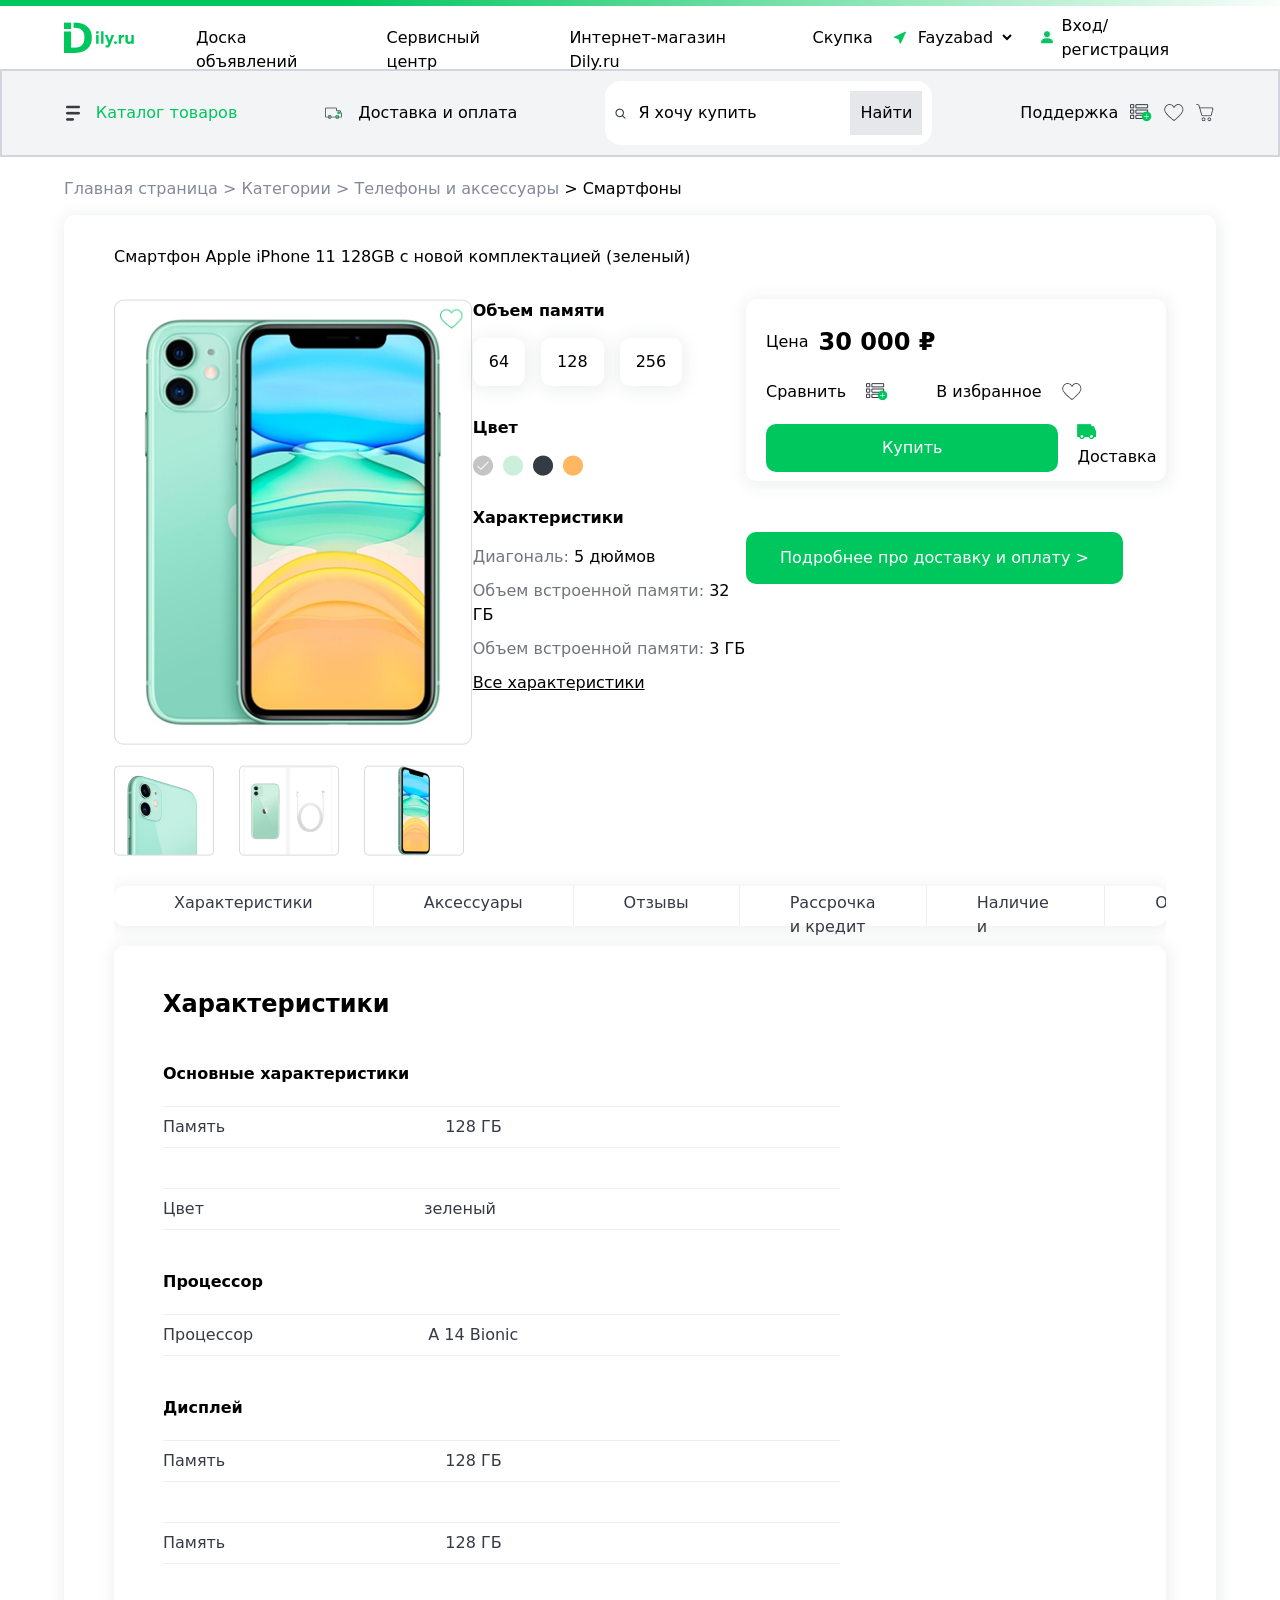
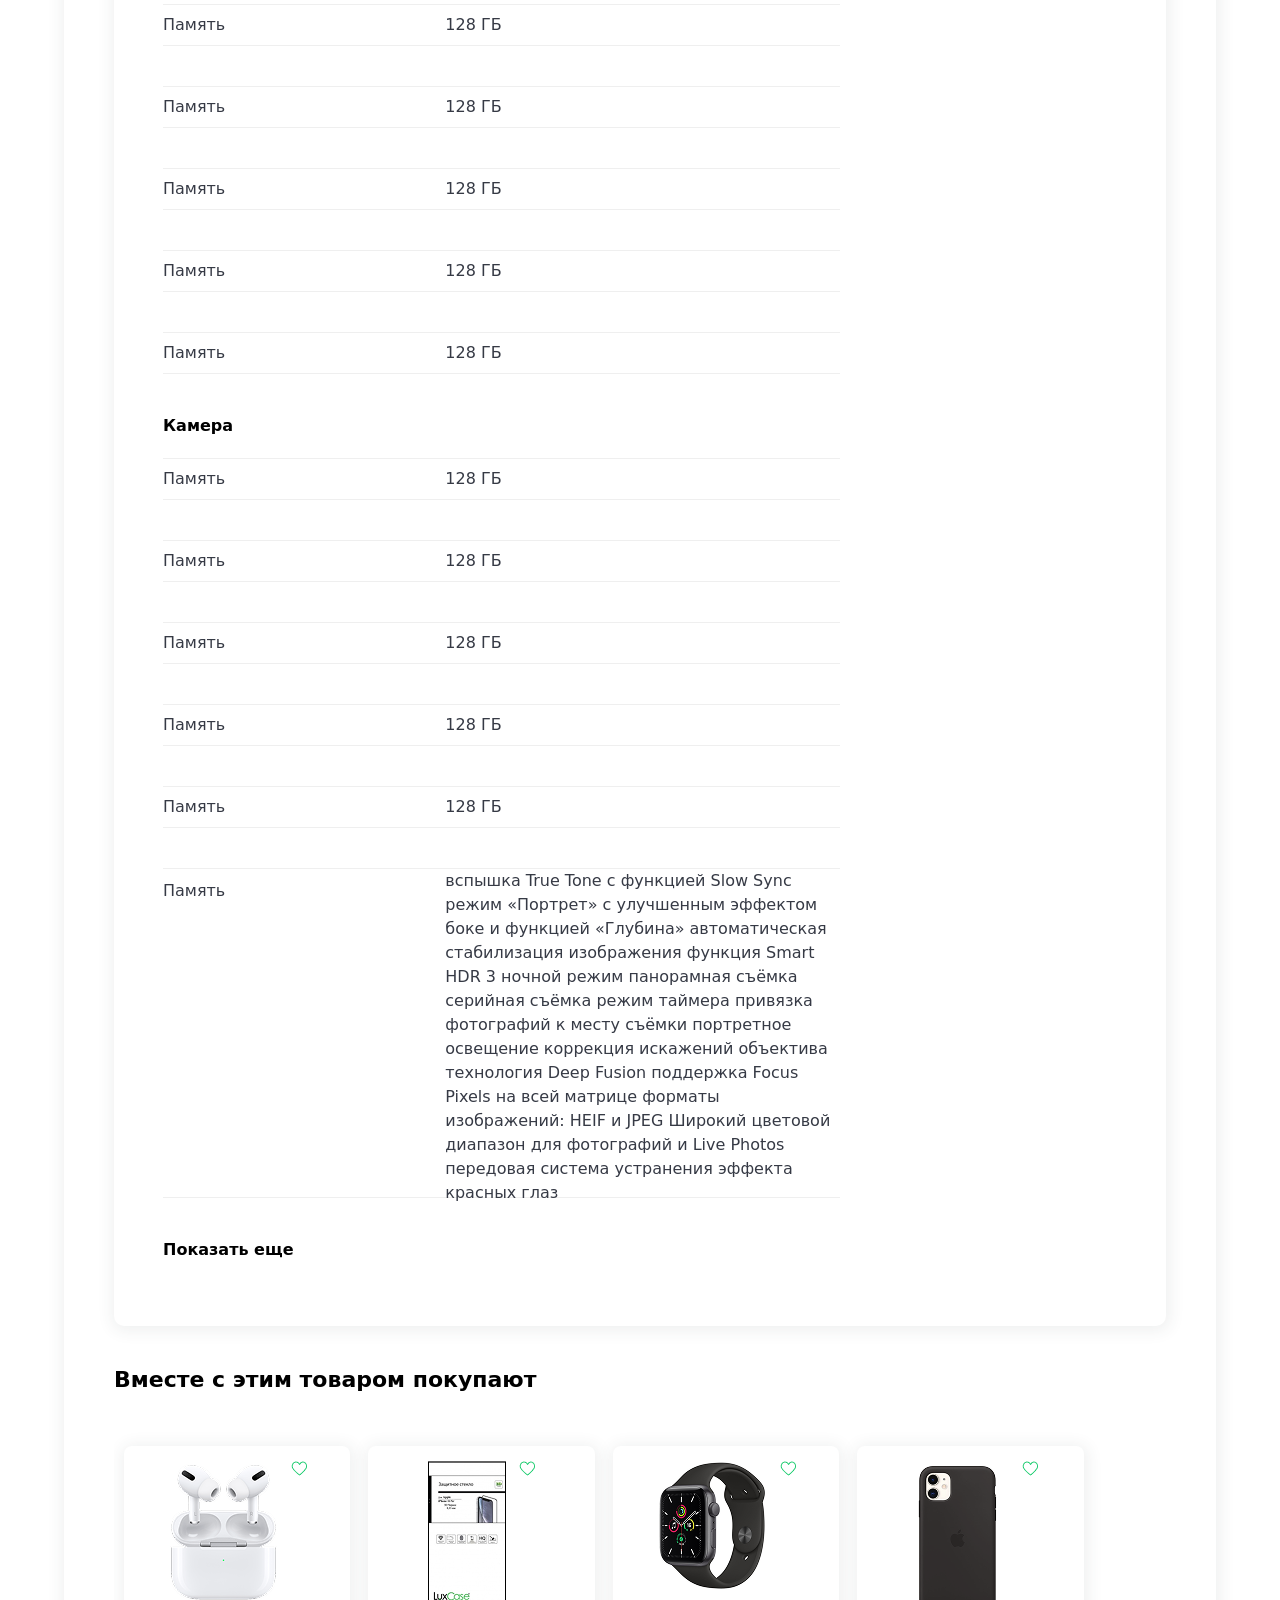
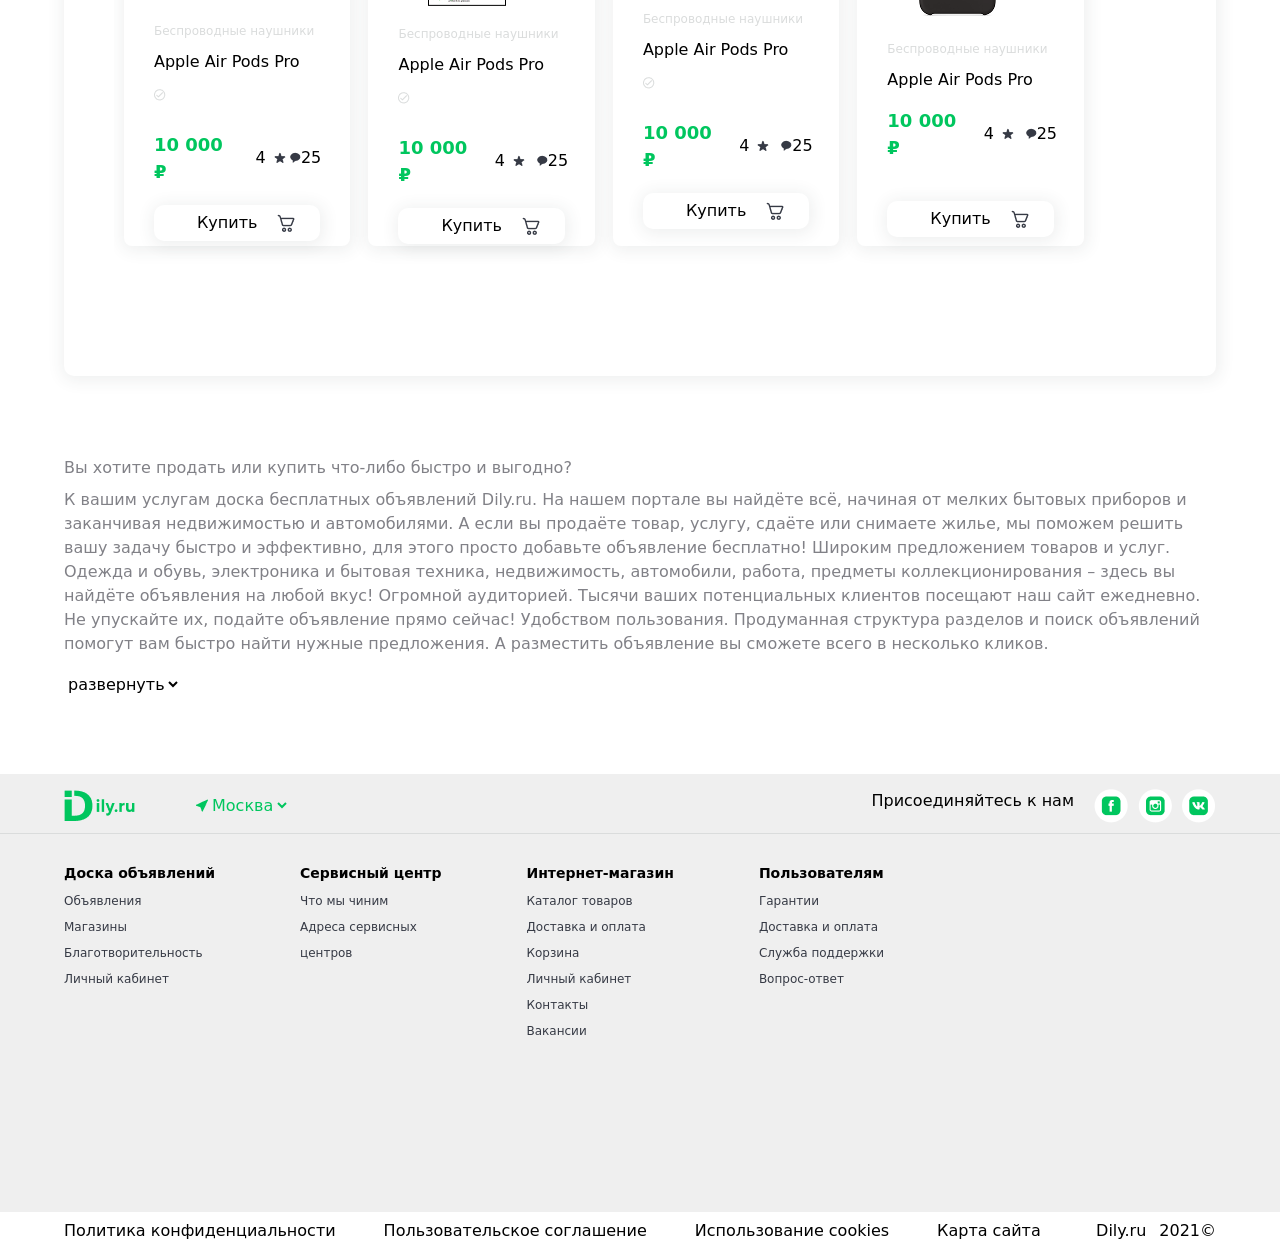
<file: index2.html>
<!DOCTYPE html>
<html lang="en">

<head>
    <meta charset="UTF-8">
    <meta name="viewport" content="width=device-width, initial-scale=1.0">
    <title>Document</title>
    <link rel="stylesheet" href="./src/output.css">
</head>

<body>
    <div class="h-[6px] W-[100%] bg-[linear-gradient(90deg,#00C65E_26.28%,rgba(0,198,94,0)_101.66%)]">

    </div>

    <div class="w-[90%] m-auto h-[63px] flex justify-between">
        <div class="flex items-center  ">
            <img src="./picturi1/Logo.png" alt="">
            <p class="ml-[40px] ww:block hidden hover:bg-[#00c65c53] h-[100%] pt-[20px]  hover:border-[#00C65E] hover:border-b pl-[20px] pr-[20px]">Доска объявлений</p>
            <p class="ww:block hidden hover:bg-[#00c65c53] h-[100%] pt-[20px]  hover:border-[#00C65E] hover:border-b pl-[20px] pr-[20px]">Сервисный центр</p>
            <p class="ww:block hidden hover:bg-[#00c65c53] h-[100%] pt-[20px]  hover:border-[#00C65E] hover:border-b pl-[20px] pr-[20px]">Интернет-магазин Dily.ru</p>
            <p class="ww:block hidden hover:bg-[#00c65c53] h-[100%] pt-[20px]  hover:border-[#00C65E] hover:border-b pl-[20px] pr-[20px]">Скупка</p>
        </div>

        <!-- самайлотак -->

        <div class="flex gap-[29px]">

            <div class="flex items-center gap-[8px]">
                <img src="./picturi1/off.png" alt="">
                <select name="" id="">
                    <option value="">Fayzabad</option>
                    <option value="">Dyshanbe</option>
                    <option value="">Москва</option>
                </select>
            </div>

            <div class="ww:flex items-center gap-[8px] hidden">
                <img src="./picturi1/photo_2025-09-25_15-31-27.jpg" alt="">
                <p>Вход/ регистрация</p>
            </div>
        </div>

    </div>

    <div class=" bg-gray-100 border-2 border-solid border-gray-300 w-full">
        <div class="w-[90%] m-auto ww:flex py-[10px] justify-between items-center">
            <div class="ww:flex hidden items-center  gap-4">
                <img src="./picturi1/default.png" alt="">
                <p class="text-[#00C65E]">Каталог товаров</p>
            </div>
            <div class="ww:flex hidden items-center gap-4">
                <img src="./picturi1/off1.png" alt="">
                <p class="">Доставка и оплата</p>
            </div>
            <div class="flex bg-white rounded-2xl items-center gap-3 p-[10px] justify-between ">
                <img src="./picture/Vector.png" alt="">
                <input type="text" name="" placeholder="Я хочу купить" id="">
                <p class="bg-gray-200 p-[10px]  ">Найти</p>
            </div>
            <div class="ww:flex hidden gap-3 items-center">
                <p>Поддержка</p>
                <img src="./picturi1/off2.png" alt="">
                <img src="./picturi1/default1.png" alt="">
                <img src="./picturi1/q.png" alt="">
            </div>
        </div>
    </div>
    <p class="mt-[20px] ww:text-left text-center ww:ml-[5%]"><span class="text-[#82899c] mb-[14px] ">Главная страница >
            Категории > Телефоны и аксессуары</span> > Смартфоны</p>

    <div
        class="w-[90%] m-auto h-auto shadow-[1px_2px_16px_3px_#363A4514] rounded-[10px] mt-[14px] pt-[30px]  pb-[30px] pl-[50px] pr-[50px] ">
        <p class="pb-[30px]">Смартфон Apple iPhone 11 128GB с новой комплектацией (зеленый)</p>

        <div class="ww:flex justify-between">
            <div>
                <img src="./picturi1/Card main photo.png" alt="">
                <img src="./picturi1/q2.png" class="mt-[20px]">
            </div>


            <div>

                <div>
                    <p class="mb-[15px] font-bold">Объем памяти</p>

                    <div class="flex gap-[16px] items-center mb-[30px]">
                        <p
                            class="pr-[16px] pl-[16px] pt-[12px] pb-[12px] shadow-[1px_2px_16px_3px_#363A4514] rounded-[10px]">
                            64</p>
                        <p
                            class="pr-[16px] pl-[16px] pt-[12px] pb-[12px] shadow-[1px_2px_16px_3px_#363A4514] rounded-[10px]">
                            128</p>
                        <p
                            class="pr-[16px] pl-[16px] pt-[12px] pb-[12px] shadow-[1px_2px_16px_3px_#363A4514] rounded-[10px] ">
                            256</p>
                    </div>
                </div>

                <div>
                    <p class="font-bold mb-[15px]">Цвет</p>
                    <img src="./picturi1/q1.png" class="mb-[30px]">
                    <p class="font-bold mb-[15px]">Характеристики</p>
                    <p class="text-[#363A45B2] mb-[10px]">Диагональ: <span class="text-black">5 дюймов</span></p>
                    <p class="text-[#363A45B2] mb-[10px]">Объем встроенной памяти: <span class="text-black">32 ГБ</span>
                    </p>
                    <p class="text-[#363A45B2] mb-[10px]">Объем встроенной памяти: <span class="text-black">3 ГБ</span>
                    </p>
                    <p class="underline mb-[15px]">Все характеристики</p>
                </div>

            </div>

            <div
                class="ww:w-[420px] w-[280px] ww:h-[182px] h-[230px] shadow-[1px_2px_16px_3px_#363A4514] rounded-[10px] pt-[25px] pl-[20px] pr-[20px] pb-[30px] mb-[100px]">

                <div class="flex items-center gap-[10px] mb-[20px]">

                    <p class="font-light ">Цена </p><span class="text-[24px] font-bold">30 000 ₽</span>
                </div>

                <div class="ww:flex gap-[48px] mb-[20px]">

                    <div class="flex gap-[20px] items-center">
                        <p>Сравнить</p>
                        <img src="./picturi1/off2.png" alt="">
                    </div>
                    <div class="flex gap-[20px] items-center">
                        <p>В избранное</p>
                        <img src="./picturi1/default1.png">

                    </div>

                </div>

                <div class="flex gap-[19px]  mb-[60px]">
                    <button
                        class="rounded-[10px] bg-[#00C65E] ww:pl-[116px] pl-[90px] ww:pr-[116px] pr-[90px] pt-[12px] pb-[12px] text-white">Купить</button>

                    <div class="ww:block hidden">
                        <img src="./picturi1/q3.png" class="mb-[5px]">
                        <p>Доставка</p>

                    </div>
                </div>
                <button
                    class="pt-[14px] pb-[14px] pl-[34px] pr-[34px] bg-[#00C65E] text-white rounded-[10px] ml-[-20px]">Подробнее
                    про доставку и оплату ></button>
            </div>
        </div>


        <div class="overflow-x-auto">

            <div
                class="mt-[30px] rounded-[10px] shadow-[1px_2px_16px_3px_#363A4514] h-[40px] flex  items-center ww:w-auto w-[1200px] mb-[20px]">
                <p
                    class="h-[100%] hover:bg-[#00C65E] text-[#363A45] border-[#EFEFEF] hover:text-white pt-[5px] rounded-l-t-[10px] rounded-tl-[10px] rounded-bl-[10px]  pl-[60px] pr-[60px]">
                    Характеристики</p>
                <p
                    class="h-[100%] hover:bg-[#00C65E] text-[#363A45] border-[#EFEFEF] hover:text-white pt-[5px] border-l pl-[50px] pr-[50px]">
                    Аксессуары</p>
                <p
                    class="h-[100%] hover:bg-[#00C65E] text-[#363A45] border-[#EFEFEF] hover:text-white pt-[5px] border-l pl-[50px] pr-[50px]">
                    Отзывы</p>
                <p
                    class="h-[100%] hover:bg-[#00C65E] text-[#363A45] border-[#EFEFEF] hover:text-white pt-[5px] border-l pl-[50px] pr-[50px]">
                    Рассрочка и кредит</p>
                <p
                    class="h-[100%] hover:bg-[#00C65E] text-[#363A45] border-[#EFEFEF] hover:text-white pt-[5px] border-l pl-[50px] pr-[50px]">
                    Наличие и доставка</p>
                <p
                    class="h-[100%] hover:bg-[#00C65E] text-[#363A45] border-[#EFEFEF] hover:text-white pt-[5px] border-l pl-[50px] rounded-tr-[10px] rounded-br-[10px] pr-[62px]">
                    Описание</p>

            </div>
        </div>

        <div
            class="ww:w-[100%] w-[350px]  h-[1980px] ww:m-auto ml-[-50px] shadow-[1px_2px_16px_3px_#363A4514] rounded-[10px] ww:pt-[40px] pr-[10px]  ww:pl-[49px] pl-[10px] ">
            <p class="text-[24px] font-bold mb-[40px]">Характеристики</p>
            <p class="font-bold mb-[20px]">Основные характеристики</p>

            <div
                class="ww:w-[677px] h-[42px] flex ww:gap-[220px] gap-[130px]  border-[#EFEFEF] border-t border-b items-center mb-[40px]">
                <p class="text-[#363A45]">Память</p>
                <p class="text-[#363A45]">128 ГБ</p>

            </div>
            <div
                class="ww:w-[677px] h-[42px] flex ww:gap-[220px] gap-[130px]  border-[#EFEFEF] border-t border-b items-center mb-[40px]">
                <p class="text-[#363A45]">Цвет</p>
                <p class="text-[#363A45]">зеленый</p>

            </div>

            <p class="font-bold mb-[20px]">Процессор</p>
            <div
                class="ww:w-[677px] h-[42px] flex ww:gap-[175px] gap-[130px]  border-[#EFEFEF] border-t border-b items-center mb-[40px]">
                <p class="text-[#363A45]">Процессор</p>
                <p class="text-[#363A45]">А 14 Bionic </p>

            </div>
            <p class="mt-[40px] font-bold mb-[20px]">Дисплей</p>
            <div
                class="ww:w-[677px] h-[42px] flex ww:gap-[220px] gap-[130px]  border-[#EFEFEF] border-t border-b items-center mb-[40px]">
                <p class="text-[#363A45]">Память</p>
                <p class="text-[#363A45]">128 ГБ</p>

            </div>
            <div
                class="ww:w-[677px] h-[42px] flex ww:gap-[220px] gap-[130px]  border-[#EFEFEF] border-t border-b items-center mb-[40px]">
                <p class="text-[#363A45]">Память</p>
                <p class="text-[#363A45]">128 ГБ</p>

            </div>
            <div
                class="ww:w-[677px] h-[42px] flex ww:gap-[220px] gap-[130px]  border-[#EFEFEF] border-t border-b items-center mb-[40px]">
                <p class="text-[#363A45]">Память</p>
                <p class="text-[#363A45]">128 ГБ</p>

            </div>
            <div
                class="ww:w-[677px] h-[42px] flex ww:gap-[220px] gap-[130px]  border-[#EFEFEF] border-t border-b items-center mb-[40px]">
                <p class="text-[#363A45]">Память</p>
                <p class="text-[#363A45]">128 ГБ</p>

            </div>
            <div
                class="ww:w-[677px] h-[42px] flex ww:gap-[220px] gap-[130px]  border-[#EFEFEF] border-t border-b items-center mb-[40px]">
                <p class="text-[#363A45]">Память</p>
                <p class="text-[#363A45]">128 ГБ</p>

            </div>
            <div
                class="ww:w-[677px] h-[42px] flex ww:gap-[220px] gap-[130px]  border-[#EFEFEF] border-t border-b items-center mb-[40px]">
                <p class="text-[#363A45]">Память</p>
                <p class="text-[#363A45]">128 ГБ</p>

            </div>
            <div
                class="ww:w-[677px] h-[42px] flex ww:gap-[220px] gap-[130px]  border-[#EFEFEF] border-t border-b items-center mb-[40px]">
                <p class="text-[#363A45]">Память</p>
                <p class="text-[#363A45]">128 ГБ</p>

            </div>
            <p class="mt-[40px] font-bold mb-[20px]">Камера</p>
            <div
                class="ww:w-[677px] h-[42px] flex ww:gap-[220px] gap-[130px]  border-[#EFEFEF] border-t border-b items-center mb-[40px]">
                <p class="text-[#363A45]">Память</p>
                <p class="text-[#363A45]">128 ГБ</p>

            </div>
            <div
                class="ww:w-[677px] h-[42px] flex ww:gap-[220px] gap-[130px]  border-[#EFEFEF] border-t border-b items-center mb-[40px]">
                <p class="text-[#363A45]">Память</p>
                <p class="text-[#363A45]">128 ГБ</p>

            </div>
            <div
                class="ww:w-[677px] h-[42px] flex ww:gap-[220px] gap-[130px]  border-[#EFEFEF] border-t border-b items-center mb-[40px]">
                <p class="text-[#363A45]">Память</p>
                <p class="text-[#363A45]">128 ГБ</p>

            </div>
            <div
                class="ww:w-[677px] h-[42px] flex ww:gap-[220px] gap-[130px]  border-[#EFEFEF] border-t border-b items-center mb-[40px]">
                <p class="text-[#363A45]">Память</p>
                <p class="text-[#363A45]">128 ГБ</p>

            </div>
            <div
                class="ww:w-[677px] h-[42px] flex ww:gap-[220px] gap-[130px]  border-[#EFEFEF] border-t border-b items-center mb-[40px]">
                <p class="text-[#363A45]">Память</p>
                <p class="text-[#363A45]">128 ГБ</p>

            </div>
            <div
                class="ww:w-[677px] h-[330px] flex ww:gap-[220px] gap-[130px]  border-[#EFEFEF] border-t border-b  mb-[40px]">
                <p class="text-[#363A45] mt-[10px]">Память</p>
                <p class="text-[#363A45] overflow-y-scroll md:overflow-visible">вспышка True Tone с функцией Slow Sync
                    режим «Портрет» с улучшенным эффектом боке
                    и функцией «Глубина»
                    автоматическая стабилизация изображения
                    функция Smart HDR 3
                    ночной режим
                    панорамная съёмка
                    серийная съëмка
                    режим таймера
                    привязка фотографий к месту съёмки
                    портретное освещение
                    коррекция искажений объектива
                    технология Deep Fusion
                    поддержка Focus Pixels на всей матрице
                    форматы изображений: HEIF и JPEG
                    Широкий цветовой диапазон для фотографий и Live Photos
                    передовая система устранения эффекта красных глаз</p>

            </div>
            <p class="font-semibold mt-[20px] pb-[70px]">Показать еще</p>
        </div>
        <p class="text-[22px] font-bold mt-[37px] mb-[30px]">Вместе с этим товаром покупают</p>


        <div class="overflow-x-auto">


            <div class="flex gap-[18px] w-[800px] pl-[10px] pr-[10px] pt-[20px] pb-[20px] mb-[80px]  ">
                <div
                    class="w-[254px] h-[400px] rounded-[8px] shadow-[1px_2px_16px_3px_#363A4514] pt-[15px] pl-[30px] pr-[30px]  ">
                    <div class="flex justify-center items-start gap-[12px]">
                        <img src="./picturi1/image 1.png" alt="">
                        <img src="./picturi1/Vector.png" alt="">
                    </div>
                    <p class="text-[#DADCDC] mt-[19px] mb-[10px] text-[12px]">Беспроводные наушники</p>
                    <p class="mb-[15px]">Apple Air Pods Pro</p>
                    <img src="./picturi1/w2.png" class="mb-[30px]">
                    <div class="flex gap-[16px] mb-[20px]">
                        <p class="text-[18px] text-[#00C65E] font-bold">10 000 ₽</p>
                        <div class="flex gap-[5px]">
                            <div class="flex items-center gap-[8px]">
                                <p>4</p>
                                <img src="./picturi1/w3.png" alt="">
                            </div>
                            <div class="flex items-center ga-[8px]">
                                <img src="./picturi1/w4.png" alt="">
                                <p>25</p>
                            </div>
                        </div>
                    </div>

                    <div
                        class="flex pl-[43px] pr-[43px] pt-[6px] pb-[6px]  shadow-[1px_2px_16px_3px_#363A4514] rounded-[10px]  items-center gap-[20px]">
                        <button>Купить </button><img src="./picturi1/a.png" width="26px" height="27px">
                    </div>
                </div>
                <div
                    class="w-[254px] h-[400px] rounded-[8px] shadow-[1px_2px_16px_3px_#363A4514] pt-[15px] pl-[30px] pr-[30px] ">
                    <div class="flex justify-center items-start gap-[12px]">
                        <img src="./picturi1/e1.png" alt="">
                        <img src="./picturi1/Vector.png" alt="">
                    </div>
                    <p class="text-[#DADCDC] mt-[19px] mb-[10px] text-[12px]">Беспроводные наушники</p>
                    <p class="mb-[15px]">Apple Air Pods Pro</p>
                    <img src="./picturi1/w2.png" class="mb-[30px]">
                    <div class="flex gap-[16px] mb-[20px]">
                        <p class="text-[18px] text-[#00C65E] font-bold">10 000 ₽</p>
                        <div class="flex gap-[15px]">
                            <div class="flex items-center gap-[8px]">
                                <p>4</p>
                                <img src="./picturi1/w3.png" alt="">
                            </div>
                            <div class="flex items-center ga-[8px]">
                                <img src="./picturi1/w4.png" alt="">
                                <p>25</p>
                            </div>
                        </div>
                    </div>

                    <div
                        class="flex pl-[43px] pr-[43px] pt-[6px] pb-[6px]  shadow-[1px_2px_16px_3px_#363A4514] rounded-[10px]  items-center gap-[20px]">
                        <button>Купить </button><img src="./picturi1/a.png" width="26px" height="27px">
                    </div>
                </div>
                <div
                    class="w-[254px] h-[400px] rounded-[8px] shadow-[1px_2px_16px_3px_#363A4514] pt-[15px] pl-[30px] pr-[30px] ">
                    <div class="flex justify-center items-start gap-[12px]">
                        <img src="./picturi1/e2.png" alt="">
                        <img src="./picturi1/Vector.png" alt="">
                    </div>
                    <p class="text-[#DADCDC] mt-[19px] mb-[10px] text-[12px]">Беспроводные наушники</p>
                    <p class="mb-[15px]">Apple Air Pods Pro</p>
                    <img src="./picturi1/w2.png" class="mb-[30px]">
                    <div class="flex gap-[16px] mb-[20px]">
                        <p class="text-[18px] text-[#00C65E] font-bold">10 000 ₽</p>
                        <div class="flex gap-[15px]">
                            <div class="flex items-center gap-[8px]">
                                <p>4</p>
                                <img src="./picturi1/w3.png" alt="">
                            </div>
                            <div class="flex items-center ga-[8px]">
                                <img src="./picturi1/w4.png" alt="">
                                <p>25</p>
                            </div>
                        </div>
                    </div>

                    <div
                        class="flex pl-[43px] pr-[43px] pt-[6px] pb-[6px]  shadow-[1px_2px_16px_3px_#363A4514] rounded-[10px]  items-center gap-[20px]">
                        <button>Купить </button><img src="./picturi1/a.png" width="26px" height="27px">
                    </div>
                </div>
                <div
                    class="w-[254px] h-[400px] rounded-[8px] shadow-[1px_2px_16px_3px_#363A4514] pt-[15px] pl-[30px] pr-[30px] ">
                    <div class="flex justify-center items-start gap-[12px]">
                        <img src="./picturi1/e4.png" alt="">
                        <img src="./picturi1/Vector.png" alt="">
                    </div>
                    <p class="text-[#DADCDC] mt-[19px] mb-[10px] text-[12px]">Беспроводные наушники</p>
                    <p class="mb-[15px]">Apple Air Pods Pro</p>
                    <div class="flex ww:gap-[16px] gap-[5px] mb-[40px]">
                        <p class="text-[18px] text-[#00C65E] font-bold">10 000 ₽</p>
                        <div class="flex ww:gap-[15px] gap-[5px]">
                            <div class="flex items-center gap-[8px]">
                                <p>4</p>
                                <img src="./picturi1/w3.png" alt="">
                            </div>
                            <div class="flex items-center ga-[8px]">
                                <img src="./picturi1/w4.png" alt="">
                                <p>25</p>
                            </div>
                        </div>
                    </div>

                    <div
                        class="flex pl-[43px] pr-[43px] pt-[6px] pb-[6px]  shadow-[1px_2px_16px_3px_#363A4514] rounded-[10px]  items-center gap-[20px]">
                        <button>Купить </button><img src="./picturi1/a.png" width="26px" height="27px">
                    </div>
                </div>

            </div>
        </div>

    </div>
    <div class=" pl-[5%] pr-[5%]">
        <p class="mt-[80px] text-[#818187] mb-[8px]">Вы хотите продать или купить что-либо быстро и выгодно?</p>
        <p class="text-[#818187] ww:block hidden">К вашим услугам доска бесплатных объявлений Dily.ru. На нашем портале
            вы найдёте всё,
            начиная от мелких
            бытовых приборов и заканчивая недвижимостью и автомобилями. А если вы продаёте товар, услугу, сдаёте или
            снимаете жилье, мы поможем решить вашу задачу быстро и эффективно, для этого просто добавьте объявление
            бесплатно!
            Широким предложением товаров и услуг. Одежда и обувь, электроника и бытовая техника, недвижимость,
            автомобили, работа, предметы коллекционирования – здесь вы найдёте объявления
            на любой вкус! Огромной аудиторией. Тысячи ваших потенциальных клиентов посещают наш сайт ежедневно. Не
            упускайте их, подайте объявление прямо сейчас! Удобством пользования. Продуманная структура разделов и поиск
            объявлений помогут вам быстро найти нужные предложения. А разместить объявление вы сможете всего в несколько
            кликов.</p>
        <select name="" class="mt-[18px] mb-[79px]">
            <option value="">развернуть</option>
            <option value="">развернуть</option>
            <option value="">развернуть</option>
        </select>
    </div>
    <div class="ww:h-[60px] h-auto w-[100%] bg-[#EFEFEF] border-b border-[#DADCDC] pb-[10px]">


        <div class="w-[90%] m-auto  ww:flex flex-wrap-reverse justify-between items-center pt-[15px]">


            <div class="flex gap-[58px] items-center">

                <img src="./picturi1/Logo (1).png" alt="">
                <div class="flex items-center">
                    <img src="./picturi1/off.png" alt="">
                    <select name="" class="text-[#00C65E]">
                        <option class="text-[#00C65E]">Москва</option>
                        <option class="text-[#00C65E]">Москва</option>
                        <option class="text-[#00C65E]">Москва</option>
                    </select>
                </div>
            </div>

            <div class="flex gap-[20px]">
                <p>Присоединяйтесь к нам </p>
                <div class="flex gap-[10px]">
                    <img src="./picturi1/i1.png" alt="">
                    <img src="./picturi1/i2.png" alt="">
                    <img src="./picturi1/i3.png" alt="">

                </div>

            </div>
        </div>

    </div>

    <div class="ww:h-[378px] h-auto  bg-[#EFEFEF] pt-[29px] pl-[5%] pb-[10px]">
        <div class=" flex  gap-[85px]">
            <div class="">
                <p class="font-bold mb-[8px] text-[14px]">Доска объявлений</p>
                <p class="text-[12px] mb-[8px] text-[#363A45]">Объявления</p>
                <p class="text-[12px] mb-[8px] text-[#363A45]">Магазины</p>
                <p class="text-[12px] mb-[8px] text-[#363A45]">Благотворительность</p>
                <p class="text-[12px] mb-[8px] text-[#363A45]">Личный кабинет</p>
            </div>
            <div>
                <p class="font-bold mb-[8px] text-[14px]">Сервисный центр</p>
                <p class="text-[12px] mb-[8px] text-[#363A45]">Что мы чиним</p>
                <p class="text-[12px] mb-[8px] text-[#363A45]">Адреса сервисных </p>
                <p class="text-[12px] mb-[8px] text-[#363A45]">центров</p>
            </div>
            <div class="ww:block hidden">
                <p class="font-bold mb-[8px] text-[14px]">Интернет-магазин</p>
                <p class="text-[12px] mb-[8px] text-[#363A45]">Каталог товаров</p>
                <p class="text-[12px] mb-[8px] text-[#363A45]">Доставка и оплата</p>
                <p class="text-[12px] mb-[8px] text-[#363A45]">Корзина</p>
                <p class="text-[12px] mb-[8px] text-[#363A45]">Личный кабинет</p>
                <p class="text-[12px] mb-[8px] text-[#363A45]">Контакты</p>
                <p class="text-[12px] mb-[8px] text-[#363A45]">Вакансии</p>
            </div>
            <div class="ww:block hidden">
                <p class="font-bold mb-[8px] text-[14px]">Пользователям</p>
                <p class="text-[12px] mb-[8px] text-[#363A45]">Гарантии</p>
                <p class="text-[12px] mb-[8px] text-[#363A45]">Доставка и оплата</p>
                <p class="text-[12px] mb-[8px] text-[#363A45]">Служба поддержки</p>
                <p class="text-[12px] mb-[8px] text-[#363A45]">Вопрос-ответ</p>
                <p></p>
            </div>

        </div>

    </div>
    <div class="flex w-[90%] m-auto justify-between pt-[7px]" >
        <div class="h-[40px] ww:flex gap-[48px] hidden">
            <p>Политика конфиденциальности</p>
            <p>Пользовательское соглашение</p>
            <p>Использование cookies</p>
            <p>Карта сайта</p>
        </div>

        <div class="flex gap-[13px]">
            <a href="http://127.0.0.1:5500/index2.html">Dily.ru</a>
            <p>2021©</p>
        </div>
    </div>



</body>

</html>
</file>
<file: src/output.css>
/*! tailwindcss v4.1.13 | MIT License | https://tailwindcss.com */
@layer properties;
@layer theme, base, components, utilities;
@layer theme {
  :root, :host {
    --font-sans: ui-sans-serif, system-ui, sans-serif, "Apple Color Emoji",
      "Segoe UI Emoji", "Segoe UI Symbol", "Noto Color Emoji";
    --font-mono: ui-monospace, SFMono-Regular, Menlo, Monaco, Consolas, "Liberation Mono",
      "Courier New", monospace;
    --color-red-300: oklch(80.8% 0.114 19.571);
    --color-amber-200: oklch(92.4% 0.12 95.746);
    --color-gray-100: oklch(96.7% 0.003 264.542);
    --color-gray-200: oklch(92.8% 0.006 264.531);
    --color-gray-300: oklch(87.2% 0.01 258.338);
    --color-black: #000;
    --color-white: #fff;
    --spacing: 0.25rem;
    --font-weight-extralight: 200;
    --font-weight-light: 300;
    --font-weight-semibold: 600;
    --font-weight-bold: 700;
    --font-weight-extrabold: 800;
    --font-weight-black: 900;
    --radius-2xl: 1rem;
    --radius-3xl: 1.5rem;
    --default-font-family: var(--font-sans);
    --default-mono-font-family: var(--font-mono);
  }
}
@layer base {
  *, ::after, ::before, ::backdrop, ::file-selector-button {
    box-sizing: border-box;
    margin: 0;
    padding: 0;
    border: 0 solid;
  }
  html, :host {
    line-height: 1.5;
    -webkit-text-size-adjust: 100%;
    tab-size: 4;
    font-family: var(--default-font-family, ui-sans-serif, system-ui, sans-serif, "Apple Color Emoji", "Segoe UI Emoji", "Segoe UI Symbol", "Noto Color Emoji");
    font-feature-settings: var(--default-font-feature-settings, normal);
    font-variation-settings: var(--default-font-variation-settings, normal);
    -webkit-tap-highlight-color: transparent;
  }
  hr {
    height: 0;
    color: inherit;
    border-top-width: 1px;
  }
  abbr:where([title]) {
    -webkit-text-decoration: underline dotted;
    text-decoration: underline dotted;
  }
  h1, h2, h3, h4, h5, h6 {
    font-size: inherit;
    font-weight: inherit;
  }
  a {
    color: inherit;
    -webkit-text-decoration: inherit;
    text-decoration: inherit;
  }
  b, strong {
    font-weight: bolder;
  }
  code, kbd, samp, pre {
    font-family: var(--default-mono-font-family, ui-monospace, SFMono-Regular, Menlo, Monaco, Consolas, "Liberation Mono", "Courier New", monospace);
    font-feature-settings: var(--default-mono-font-feature-settings, normal);
    font-variation-settings: var(--default-mono-font-variation-settings, normal);
    font-size: 1em;
  }
  small {
    font-size: 80%;
  }
  sub, sup {
    font-size: 75%;
    line-height: 0;
    position: relative;
    vertical-align: baseline;
  }
  sub {
    bottom: -0.25em;
  }
  sup {
    top: -0.5em;
  }
  table {
    text-indent: 0;
    border-color: inherit;
    border-collapse: collapse;
  }
  :-moz-focusring {
    outline: auto;
  }
  progress {
    vertical-align: baseline;
  }
  summary {
    display: list-item;
  }
  ol, ul, menu {
    list-style: none;
  }
  img, svg, video, canvas, audio, iframe, embed, object {
    display: block;
    vertical-align: middle;
  }
  img, video {
    max-width: 100%;
    height: auto;
  }
  button, input, select, optgroup, textarea, ::file-selector-button {
    font: inherit;
    font-feature-settings: inherit;
    font-variation-settings: inherit;
    letter-spacing: inherit;
    color: inherit;
    border-radius: 0;
    background-color: transparent;
    opacity: 1;
  }
  :where(select:is([multiple], [size])) optgroup {
    font-weight: bolder;
  }
  :where(select:is([multiple], [size])) optgroup option {
    padding-inline-start: 20px;
  }
  ::file-selector-button {
    margin-inline-end: 4px;
  }
  ::placeholder {
    opacity: 1;
  }
  @supports (not (-webkit-appearance: -apple-pay-button))  or (contain-intrinsic-size: 1px) {
    ::placeholder {
      color: currentcolor;
      @supports (color: color-mix(in lab, red, red)) {
        color: color-mix(in oklab, currentcolor 50%, transparent);
      }
    }
  }
  textarea {
    resize: vertical;
  }
  ::-webkit-search-decoration {
    -webkit-appearance: none;
  }
  ::-webkit-date-and-time-value {
    min-height: 1lh;
    text-align: inherit;
  }
  ::-webkit-datetime-edit {
    display: inline-flex;
  }
  ::-webkit-datetime-edit-fields-wrapper {
    padding: 0;
  }
  ::-webkit-datetime-edit, ::-webkit-datetime-edit-year-field, ::-webkit-datetime-edit-month-field, ::-webkit-datetime-edit-day-field, ::-webkit-datetime-edit-hour-field, ::-webkit-datetime-edit-minute-field, ::-webkit-datetime-edit-second-field, ::-webkit-datetime-edit-millisecond-field, ::-webkit-datetime-edit-meridiem-field {
    padding-block: 0;
  }
  ::-webkit-calendar-picker-indicator {
    line-height: 1;
  }
  :-moz-ui-invalid {
    box-shadow: none;
  }
  button, input:where([type="button"], [type="reset"], [type="submit"]), ::file-selector-button {
    appearance: button;
  }
  ::-webkit-inner-spin-button, ::-webkit-outer-spin-button {
    height: auto;
  }
  [hidden]:where(:not([hidden="until-found"])) {
    display: none !important;
  }
}
@layer utilities {
  .m-\[116px\] {
    margin: 116px;
  }
  .m-auto {
    margin: auto;
  }
  .mt-\[10px\] {
    margin-top: 10px;
  }
  .mt-\[12px\] {
    margin-top: 12px;
  }
  .mt-\[14px\] {
    margin-top: 14px;
  }
  .mt-\[18px\] {
    margin-top: 18px;
  }
  .mt-\[19px\] {
    margin-top: 19px;
  }
  .mt-\[20px\] {
    margin-top: 20px;
  }
  .mt-\[25\] {
    margin-top: 25;
  }
  .mt-\[25px\] {
    margin-top: 25px;
  }
  .mt-\[30px\] {
    margin-top: 30px;
  }
  .mt-\[37px\] {
    margin-top: 37px;
  }
  .mt-\[40px\] {
    margin-top: 40px;
  }
  .mt-\[50px\] {
    margin-top: 50px;
  }
  .mt-\[80px\] {
    margin-top: 80px;
  }
  .mt-\[112px\] {
    margin-top: 112px;
  }
  .mr-\[116px\] {
    margin-right: 116px;
  }
  .mb-\[0px\] {
    margin-bottom: 0px;
  }
  .mb-\[2px\] {
    margin-bottom: 2px;
  }
  .mb-\[5px\] {
    margin-bottom: 5px;
  }
  .mb-\[8\] {
    margin-bottom: 8;
  }
  .mb-\[8px\] {
    margin-bottom: 8px;
  }
  .mb-\[10px\] {
    margin-bottom: 10px;
  }
  .mb-\[12px\] {
    margin-bottom: 12px;
  }
  .mb-\[14px\] {
    margin-bottom: 14px;
  }
  .mb-\[15px\] {
    margin-bottom: 15px;
  }
  .mb-\[20px\] {
    margin-bottom: 20px;
  }
  .mb-\[25px\] {
    margin-bottom: 25px;
  }
  .mb-\[30px\] {
    margin-bottom: 30px;
  }
  .mb-\[40px\] {
    margin-bottom: 40px;
  }
  .mb-\[60px\] {
    margin-bottom: 60px;
  }
  .mb-\[79px\] {
    margin-bottom: 79px;
  }
  .mb-\[80px\] {
    margin-bottom: 80px;
  }
  .mb-\[100px\] {
    margin-bottom: 100px;
  }
  .ml-\[-20px\] {
    margin-left: -20px;
  }
  .ml-\[-50px\] {
    margin-left: -50px;
  }
  .ml-\[-150px\] {
    margin-left: -150px;
  }
  .ml-\[-\] {
    margin-left: -;
  }
  .ml-\[5\%\] {
    margin-left: 5%;
  }
  .ml-\[5\] {
    margin-left: 5;
  }
  .ml-\[20\%\%\] {
    margin-left: 20%%;
  }
  .ml-\[20\%\] {
    margin-left: 20%;
  }
  .ml-\[20\] {
    margin-left: 20;
  }
  .ml-\[40px\] {
    margin-left: 40px;
  }
  .ml-\[116px\] {
    margin-left: 116px;
  }
  .ml-auto {
    margin-left: auto;
  }
  .block {
    display: block;
  }
  .flex {
    display: flex;
  }
  .hidden {
    display: none;
  }
  .table {
    display: table;
  }
  .h-52 {
    height: calc(var(--spacing) * 52);
  }
  .h-100 {
    height: calc(var(--spacing) * 100);
  }
  .h-\[6px\] {
    height: 6px;
  }
  .h-\[37px\] {
    height: 37px;
  }
  .h-\[40px\] {
    height: 40px;
  }
  .h-\[42px\] {
    height: 42px;
  }
  .h-\[48px\] {
    height: 48px;
  }
  .h-\[60px\] {
    height: 60px;
  }
  .h-\[63px\] {
    height: 63px;
  }
  .h-\[100\%\] {
    height: 100%;
  }
  .h-\[100\] {
    height: 100;
  }
  .h-\[160px\] {
    height: 160px;
  }
  .h-\[182px\] {
    height: 182px;
  }
  .h-\[200px\] {
    height: 200px;
  }
  .h-\[230px\] {
    height: 230px;
  }
  .h-\[250px\] {
    height: 250px;
  }
  .h-\[330px\] {
    height: 330px;
  }
  .h-\[350px\] {
    height: 350px;
  }
  .h-\[370px\] {
    height: 370px;
  }
  .h-\[377px\] {
    height: 377px;
  }
  .h-\[400px\] {
    height: 400px;
  }
  .h-\[408px\] {
    height: 408px;
  }
  .h-\[500px\] {
    height: 500px;
  }
  .h-\[570px\] {
    height: 570px;
  }
  .h-\[608px\] {
    height: 608px;
  }
  .h-\[1500px\] {
    height: 1500px;
  }
  .h-\[1600px\] {
    height: 1600px;
  }
  .h-\[1690\] {
    height: 1690;
  }
  .h-\[1690px\] {
    height: 1690px;
  }
  .h-\[1790px\] {
    height: 1790px;
  }
  .h-\[1980px\] {
    height: 1980px;
  }
  .h-\[2090px\] {
    height: 2090px;
  }
  .h-auto {
    height: auto;
  }
  .w-100 {
    width: calc(var(--spacing) * 100);
  }
  .w-\[-5\] {
    width: -5;
  }
  .w-\[-80\%\] {
    width: -80%;
  }
  .w-\[-400\] {
    width: -400;
  }
  .w-\[-\] {
    width: -;
  }
  .w-\[1\] {
    width: 1;
  }
  .w-\[10\] {
    width: 10;
  }
  .w-\[80\$\] {
    width: 80$;
  }
  .w-\[80\%\] {
    width: 80%;
  }
  .w-\[80\] {
    width: 80;
  }
  .w-\[90\%\] {
    width: 90%;
  }
  .w-\[100\%\] {
    width: 100%;
  }
  .w-\[100\] {
    width: 100;
  }
  .w-\[100px\] {
    width: 100px;
  }
  .w-\[204px\] {
    width: 204px;
  }
  .w-\[254px\] {
    width: 254px;
  }
  .w-\[280px\] {
    width: 280px;
  }
  .w-\[350px\] {
    width: 350px;
  }
  .w-\[380px\] {
    width: 380px;
  }
  .w-\[400px\] {
    width: 400px;
  }
  .w-\[420px\] {
    width: 420px;
  }
  .w-\[450px\] {
    width: 450px;
  }
  .w-\[600px\] {
    width: 600px;
  }
  .w-\[677px\] {
    width: 677px;
  }
  .w-\[700px\] {
    width: 700px;
  }
  .w-\[800px\] {
    width: 800px;
  }
  .w-\[1000px\] {
    width: 1000px;
  }
  .w-\[1070px\] {
    width: 1070px;
  }
  .w-\[1200px\] {
    width: 1200px;
  }
  .w-full {
    width: 100%;
  }
  .border-collapse {
    border-collapse: collapse;
  }
  .resize {
    resize: both;
  }
  .flex-row {
    flex-direction: row;
  }
  .flex-row-reverse {
    flex-direction: row-reverse;
  }
  .flex-nowrap {
    flex-wrap: nowrap;
  }
  .flex-wrap {
    flex-wrap: wrap;
  }
  .flex-wrap-reverse {
    flex-wrap: wrap-reverse;
  }
  .items-center {
    align-items: center;
  }
  .items-start {
    align-items: flex-start;
  }
  .justify-around {
    justify-content: space-around;
  }
  .justify-baseline {
    justify-content: baseline;
  }
  .justify-between {
    justify-content: space-between;
  }
  .justify-center {
    justify-content: center;
  }
  .gap-0 {
    gap: calc(var(--spacing) * 0);
  }
  .gap-3 {
    gap: calc(var(--spacing) * 3);
  }
  .gap-4 {
    gap: calc(var(--spacing) * 4);
  }
  .gap-\[0px\] {
    gap: 0px;
  }
  .gap-\[3px\] {
    gap: 3px;
  }
  .gap-\[4\] {
    gap: 4;
  }
  .gap-\[5\] {
    gap: 5;
  }
  .gap-\[5px\] {
    gap: 5px;
  }
  .gap-\[8px\] {
    gap: 8px;
  }
  .gap-\[10px\] {
    gap: 10px;
  }
  .gap-\[12px\] {
    gap: 12px;
  }
  .gap-\[13px\] {
    gap: 13px;
  }
  .gap-\[15px\] {
    gap: 15px;
  }
  .gap-\[16px\] {
    gap: 16px;
  }
  .gap-\[18px\] {
    gap: 18px;
  }
  .gap-\[19px\] {
    gap: 19px;
  }
  .gap-\[20\] {
    gap: 20;
  }
  .gap-\[20px\] {
    gap: 20px;
  }
  .gap-\[29px\] {
    gap: 29px;
  }
  .gap-\[40px\] {
    gap: 40px;
  }
  .gap-\[48px\] {
    gap: 48px;
  }
  .gap-\[50px\] {
    gap: 50px;
  }
  .gap-\[58px\] {
    gap: 58px;
  }
  .gap-\[85px\] {
    gap: 85px;
  }
  .gap-\[100\] {
    gap: 100;
  }
  .gap-\[100px\] {
    gap: 100px;
  }
  .gap-\[130px\] {
    gap: 130px;
  }
  .gap-\[150px\] {
    gap: 150px;
  }
  .gap-\[170px\] {
    gap: 170px;
  }
  .gap-\[200px\] {
    gap: 200px;
  }
  .gap-\[210px\] {
    gap: 210px;
  }
  .gap-\[220px\] {
    gap: 220px;
  }
  .gap-\[250px\] {
    gap: 250px;
  }
  .truncate {
    overflow: hidden;
    text-overflow: ellipsis;
    white-space: nowrap;
  }
  .overflow-x-auto {
    overflow-x: auto;
  }
  .overflow-y-scroll {
    overflow-y: scroll;
  }
  .rounded {
    border-radius: 0.25rem;
  }
  .rounded-2xl {
    border-radius: var(--radius-2xl);
  }
  .rounded-3xl {
    border-radius: var(--radius-3xl);
  }
  .rounded-\[8\] {
    border-radius: 8;
  }
  .rounded-\[8px\] {
    border-radius: 8px;
  }
  .rounded-\[10px\] {
    border-radius: 10px;
  }
  .rounded-l {
    border-top-left-radius: 0.25rem;
    border-bottom-left-radius: 0.25rem;
  }
  .rounded-l-\[10px\] {
    border-top-left-radius: 10px;
    border-bottom-left-radius: 10px;
  }
  .rounded-tl-\[10px\] {
    border-top-left-radius: 10px;
  }
  .rounded-tr-\[10px\] {
    border-top-right-radius: 10px;
  }
  .rounded-br-\[10px\] {
    border-bottom-right-radius: 10px;
  }
  .rounded-bl-\[10px\] {
    border-bottom-left-radius: 10px;
  }
  .border {
    border-style: var(--tw-border-style);
    border-width: 1px;
  }
  .border-2 {
    border-style: var(--tw-border-style);
    border-width: 2px;
  }
  .border-t {
    border-top-style: var(--tw-border-style);
    border-top-width: 1px;
  }
  .border-b {
    border-bottom-style: var(--tw-border-style);
    border-bottom-width: 1px;
  }
  .border-l {
    border-left-style: var(--tw-border-style);
    border-left-width: 1px;
  }
  .border-solid {
    --tw-border-style: solid;
    border-style: solid;
  }
  .border-\[\#00C65E\] {
    border-color: #00C65E;
  }
  .border-\[\#DADCDC\] {
    border-color: #DADCDC;
  }
  .border-\[\#EFEFEF\] {
    border-color: #EFEFEF;
  }
  .border-gray-300 {
    border-color: var(--color-gray-300);
  }
  .bg-\[\#00C65E\] {
    background-color: #00C65E;
  }
  .bg-\[\#EFEFEF\] {
    background-color: #EFEFEF;
  }
  .bg-amber-200 {
    background-color: var(--color-amber-200);
  }
  .bg-gray-100 {
    background-color: var(--color-gray-100);
  }
  .bg-gray-200 {
    background-color: var(--color-gray-200);
  }
  .bg-white {
    background-color: var(--color-white);
  }
  .bg-\[linear-gradient\(90deg\,\#00C65E_26\.28\%\,rgba\(0\,198\,94\,0\)_101\.66\%\)\] {
    background-image: linear-gradient(90deg,#00C65E 26.28%,rgba(0,198,94,0) 101.66%);
  }
  .p-\[10px\] {
    padding: 10px;
  }
  .py-\[10px\] {
    padding-block: 10px;
  }
  .pt-\[0px\] {
    padding-top: 0px;
  }
  .pt-\[5px\] {
    padding-top: 5px;
  }
  .pt-\[6px\] {
    padding-top: 6px;
  }
  .pt-\[6xp\] {
    padding-top: 6xp;
  }
  .pt-\[7px\] {
    padding-top: 7px;
  }
  .pt-\[10px\] {
    padding-top: 10px;
  }
  .pt-\[12px\] {
    padding-top: 12px;
  }
  .pt-\[14px\] {
    padding-top: 14px;
  }
  .pt-\[15px\] {
    padding-top: 15px;
  }
  .pt-\[16\] {
    padding-top: 16;
  }
  .pt-\[16px\] {
    padding-top: 16px;
  }
  .pt-\[20px\] {
    padding-top: 20px;
  }
  .pt-\[25px\] {
    padding-top: 25px;
  }
  .pt-\[29px\] {
    padding-top: 29px;
  }
  .pt-\[30\] {
    padding-top: 30;
  }
  .pt-\[30px\] {
    padding-top: 30px;
  }
  .pt-\[40px\] {
    padding-top: 40px;
  }
  .pt-\[50px\] {
    padding-top: 50px;
  }
  .pt-\[px\] {
    padding-top: px;
  }
  .pr-\[-10px\] {
    padding-right: -10px;
  }
  .pr-\[-20px\] {
    padding-right: -20px;
  }
  .pr-\[-100px\] {
    padding-right: -100px;
  }
  .pr-\[5\%\] {
    padding-right: 5%;
  }
  .pr-\[5\] {
    padding-right: 5;
  }
  .pr-\[10\] {
    padding-right: 10;
  }
  .pr-\[10px\] {
    padding-right: 10px;
  }
  .pr-\[16px\] {
    padding-right: 16px;
  }
  .pr-\[20px\] {
    padding-right: 20px;
  }
  .pr-\[30px\] {
    padding-right: 30px;
  }
  .pr-\[34px\] {
    padding-right: 34px;
  }
  .pr-\[43px\] {
    padding-right: 43px;
  }
  .pr-\[50px\] {
    padding-right: 50px;
  }
  .pr-\[60px\] {
    padding-right: 60px;
  }
  .pr-\[62px\] {
    padding-right: 62px;
  }
  .pr-\[65px\] {
    padding-right: 65px;
  }
  .pr-\[90px\] {
    padding-right: 90px;
  }
  .pr-\[116px\] {
    padding-right: 116px;
  }
  .pr-\[200\] {
    padding-right: 200;
  }
  .pr-\[200px\] {
    padding-right: 200px;
  }
  .pb-\[5p\] {
    padding-bottom: 5p;
  }
  .pb-\[5px\] {
    padding-bottom: 5px;
  }
  .pb-\[6p\] {
    padding-bottom: 6p;
  }
  .pb-\[6px\] {
    padding-bottom: 6px;
  }
  .pb-\[6xp\] {
    padding-bottom: 6xp;
  }
  .pb-\[10px\] {
    padding-bottom: 10px;
  }
  .pb-\[12px\] {
    padding-bottom: 12px;
  }
  .pb-\[14px\] {
    padding-bottom: 14px;
  }
  .pb-\[16px\] {
    padding-bottom: 16px;
  }
  .pb-\[20px\] {
    padding-bottom: 20px;
  }
  .pb-\[30px\] {
    padding-bottom: 30px;
  }
  .pb-\[40px\] {
    padding-bottom: 40px;
  }
  .pb-\[70\] {
    padding-bottom: 70;
  }
  .pb-\[70px\] {
    padding-bottom: 70px;
  }
  .pl-\[-20px\] {
    padding-left: -20px;
  }
  .pl-\[-\] {
    padding-left: -;
  }
  .pl-\[3px\] {
    padding-left: 3px;
  }
  .pl-\[5\%\] {
    padding-left: 5%;
  }
  .pl-\[5\] {
    padding-left: 5;
  }
  .pl-\[10px\] {
    padding-left: 10px;
  }
  .pl-\[16px\] {
    padding-left: 16px;
  }
  .pl-\[20px\] {
    padding-left: 20px;
  }
  .pl-\[30px\] {
    padding-left: 30px;
  }
  .pl-\[34px\] {
    padding-left: 34px;
  }
  .pl-\[43px\] {
    padding-left: 43px;
  }
  .pl-\[49px\] {
    padding-left: 49px;
  }
  .pl-\[50p\] {
    padding-left: 50p;
  }
  .pl-\[50px\] {
    padding-left: 50px;
  }
  .pl-\[60\] {
    padding-left: 60;
  }
  .pl-\[60px\] {
    padding-left: 60px;
  }
  .pl-\[90px\] {
    padding-left: 90px;
  }
  .pl-\[116px\] {
    padding-left: 116px;
  }
  .pl-\[135px\] {
    padding-left: 135px;
  }
  .text-center {
    text-align: center;
  }
  .text-left {
    text-align: left;
  }
  .font-sans {
    font-family: var(--font-sans);
  }
  .text-\[12px\] {
    font-size: 12px;
  }
  .text-\[14px\] {
    font-size: 14px;
  }
  .text-\[18px\] {
    font-size: 18px;
  }
  .text-\[22px\] {
    font-size: 22px;
  }
  .text-\[24px\] {
    font-size: 24px;
  }
  .font-black {
    --tw-font-weight: var(--font-weight-black);
    font-weight: var(--font-weight-black);
  }
  .font-bold {
    --tw-font-weight: var(--font-weight-bold);
    font-weight: var(--font-weight-bold);
  }
  .font-extrabold {
    --tw-font-weight: var(--font-weight-extrabold);
    font-weight: var(--font-weight-extrabold);
  }
  .font-extralight {
    --tw-font-weight: var(--font-weight-extralight);
    font-weight: var(--font-weight-extralight);
  }
  .font-light {
    --tw-font-weight: var(--font-weight-light);
    font-weight: var(--font-weight-light);
  }
  .font-semibold {
    --tw-font-weight: var(--font-weight-semibold);
    font-weight: var(--font-weight-semibold);
  }
  .text-\[\#00C65E\] {
    color: #00C65E;
  }
  .text-\[\#363A45B2\] {
    color: #363A45B2;
  }
  .text-\[\#363A45\] {
    color: #363A45;
  }
  .text-\[\#8289\] {
    color: #8289;
  }
  .text-\[\#82899c\] {
    color: #82899c;
  }
  .text-\[\#818187\] {
    color: #818187;
  }
  .text-\[\#DADCDC\] {
    color: #DADCDC;
  }
  .text-black {
    color: var(--color-black);
  }
  .text-red-300 {
    color: var(--color-red-300);
  }
  .text-white {
    color: var(--color-white);
  }
  .underline {
    text-decoration-line: underline;
  }
  .shadow-\[1px_2px_16px_3px_\#363A4514\] {
    --tw-shadow: 1px 2px 16px 3px var(--tw-shadow-color, #363A4514);
    box-shadow: var(--tw-inset-shadow), var(--tw-inset-ring-shadow), var(--tw-ring-offset-shadow), var(--tw-ring-shadow), var(--tw-shadow);
  }
  .outline {
    outline-style: var(--tw-outline-style);
    outline-width: 1px;
  }
  .\*\:items-center {
    :is(& > *) {
      align-items: center;
    }
  }
  .hover\:border-b {
    &:hover {
      @media (hover: hover) {
        border-bottom-style: var(--tw-border-style);
        border-bottom-width: 1px;
      }
    }
  }
  .hover\:border-\[\#00C65E\] {
    &:hover {
      @media (hover: hover) {
        border-color: #00C65E;
      }
    }
  }
  .hover\:bg-\[\#00C65E\] {
    &:hover {
      @media (hover: hover) {
        background-color: #00C65E;
      }
    }
  }
  .hover\:bg-\[\#00c65c7a\] {
    &:hover {
      @media (hover: hover) {
        background-color: #00c65c7a;
      }
    }
  }
  .hover\:bg-\[\#00c65c8d\] {
    &:hover {
      @media (hover: hover) {
        background-color: #00c65c8d;
      }
    }
  }
  .hover\:bg-\[\#00c65c53\] {
    &:hover {
      @media (hover: hover) {
        background-color: #00c65c53;
      }
    }
  }
  .hover\:bg-\[\#00c65c62\] {
    &:hover {
      @media (hover: hover) {
        background-color: #00c65c62;
      }
    }
  }
  .hover\:text-white {
    &:hover {
      @media (hover: hover) {
        color: var(--color-white);
      }
    }
  }
  .hover\:shadow-\[1px_2px_16px_3px_\#363A4514\] {
    &:hover {
      @media (hover: hover) {
        --tw-shadow: 1px 2px 16px 3px var(--tw-shadow-color, #363A4514);
        box-shadow: var(--tw-inset-shadow), var(--tw-inset-ring-shadow), var(--tw-ring-offset-shadow), var(--tw-ring-shadow), var(--tw-shadow);
      }
    }
  }
  .ww\:m-auto {
    @media (width >= 500px) {
      margin: auto;
    }
  }
  .ww\:ml-\[5\%\] {
    @media (width >= 500px) {
      margin-left: 5%;
    }
  }
  .ww\:ml-auto {
    @media (width >= 500px) {
      margin-left: auto;
    }
  }
  .ww\:block {
    @media (width >= 500px) {
      display: block;
    }
  }
  .ww\:flex {
    @media (width >= 500px) {
      display: flex;
    }
  }
  .ww\:h-\[8px\] {
    @media (width >= 500px) {
      height: 8px;
    }
  }
  .ww\:h-\[38px\] {
    @media (width >= 500px) {
      height: 38px;
    }
  }
  .ww\:h-\[60px\] {
    @media (width >= 500px) {
      height: 60px;
    }
  }
  .ww\:h-\[182px\] {
    @media (width >= 500px) {
      height: 182px;
    }
  }
  .ww\:h-\[308px\] {
    @media (width >= 500px) {
      height: 308px;
    }
  }
  .ww\:h-\[378px\] {
    @media (width >= 500px) {
      height: 378px;
    }
  }
  .ww\:h-\[408px\] {
    @media (width >= 500px) {
      height: 408px;
    }
  }
  .ww\:w-\[100\%\] {
    @media (width >= 500px) {
      width: 100%;
    }
  }
  .ww\:w-\[420px\] {
    @media (width >= 500px) {
      width: 420px;
    }
  }
  .ww\:w-\[677px\] {
    @media (width >= 500px) {
      width: 677px;
    }
  }
  .ww\:w-auto {
    @media (width >= 500px) {
      width: auto;
    }
  }
  .ww\:gap-\[1px\] {
    @media (width >= 500px) {
      gap: 1px;
    }
  }
  .ww\:gap-\[10px\] {
    @media (width >= 500px) {
      gap: 10px;
    }
  }
  .ww\:gap-\[15px\] {
    @media (width >= 500px) {
      gap: 15px;
    }
  }
  .ww\:gap-\[16px\] {
    @media (width >= 500px) {
      gap: 16px;
    }
  }
  .ww\:gap-\[150px\] {
    @media (width >= 500px) {
      gap: 150px;
    }
  }
  .ww\:gap-\[170px\] {
    @media (width >= 500px) {
      gap: 170px;
    }
  }
  .ww\:gap-\[175px\] {
    @media (width >= 500px) {
      gap: 175px;
    }
  }
  .ww\:gap-\[180px\] {
    @media (width >= 500px) {
      gap: 180px;
    }
  }
  .ww\:gap-\[200px\] {
    @media (width >= 500px) {
      gap: 200px;
    }
  }
  .ww\:gap-\[220px\] {
    @media (width >= 500px) {
      gap: 220px;
    }
  }
  .ww\:pt-\[40px\] {
    @media (width >= 500px) {
      padding-top: 40px;
    }
  }
  .ww\:pr-\[116px\] {
    @media (width >= 500px) {
      padding-right: 116px;
    }
  }
  .ww\:pl-\[49px\] {
    @media (width >= 500px) {
      padding-left: 49px;
    }
  }
  .ww\:pl-\[116px\] {
    @media (width >= 500px) {
      padding-left: 116px;
    }
  }
  .ww\:text-center {
    @media (width >= 500px) {
      text-align: center;
    }
  }
  .ww\:text-left {
    @media (width >= 500px) {
      text-align: left;
    }
  }
  .md\:overflow-visible {
    @media (width >= 48rem) {
      overflow: visible;
    }
  }
}
@property --tw-border-style {
  syntax: "*";
  inherits: false;
  initial-value: solid;
}
@property --tw-font-weight {
  syntax: "*";
  inherits: false;
}
@property --tw-shadow {
  syntax: "*";
  inherits: false;
  initial-value: 0 0 #0000;
}
@property --tw-shadow-color {
  syntax: "*";
  inherits: false;
}
@property --tw-shadow-alpha {
  syntax: "<percentage>";
  inherits: false;
  initial-value: 100%;
}
@property --tw-inset-shadow {
  syntax: "*";
  inherits: false;
  initial-value: 0 0 #0000;
}
@property --tw-inset-shadow-color {
  syntax: "*";
  inherits: false;
}
@property --tw-inset-shadow-alpha {
  syntax: "<percentage>";
  inherits: false;
  initial-value: 100%;
}
@property --tw-ring-color {
  syntax: "*";
  inherits: false;
}
@property --tw-ring-shadow {
  syntax: "*";
  inherits: false;
  initial-value: 0 0 #0000;
}
@property --tw-inset-ring-color {
  syntax: "*";
  inherits: false;
}
@property --tw-inset-ring-shadow {
  syntax: "*";
  inherits: false;
  initial-value: 0 0 #0000;
}
@property --tw-ring-inset {
  syntax: "*";
  inherits: false;
}
@property --tw-ring-offset-width {
  syntax: "<length>";
  inherits: false;
  initial-value: 0px;
}
@property --tw-ring-offset-color {
  syntax: "*";
  inherits: false;
  initial-value: #fff;
}
@property --tw-ring-offset-shadow {
  syntax: "*";
  inherits: false;
  initial-value: 0 0 #0000;
}
@property --tw-outline-style {
  syntax: "*";
  inherits: false;
  initial-value: solid;
}
@layer properties {
  @supports ((-webkit-hyphens: none) and (not (margin-trim: inline))) or ((-moz-orient: inline) and (not (color:rgb(from red r g b)))) {
    *, ::before, ::after, ::backdrop {
      --tw-border-style: solid;
      --tw-font-weight: initial;
      --tw-shadow: 0 0 #0000;
      --tw-shadow-color: initial;
      --tw-shadow-alpha: 100%;
      --tw-inset-shadow: 0 0 #0000;
      --tw-inset-shadow-color: initial;
      --tw-inset-shadow-alpha: 100%;
      --tw-ring-color: initial;
      --tw-ring-shadow: 0 0 #0000;
      --tw-inset-ring-color: initial;
      --tw-inset-ring-shadow: 0 0 #0000;
      --tw-ring-inset: initial;
      --tw-ring-offset-width: 0px;
      --tw-ring-offset-color: #fff;
      --tw-ring-offset-shadow: 0 0 #0000;
      --tw-outline-style: solid;
    }
  }
}
</file>
